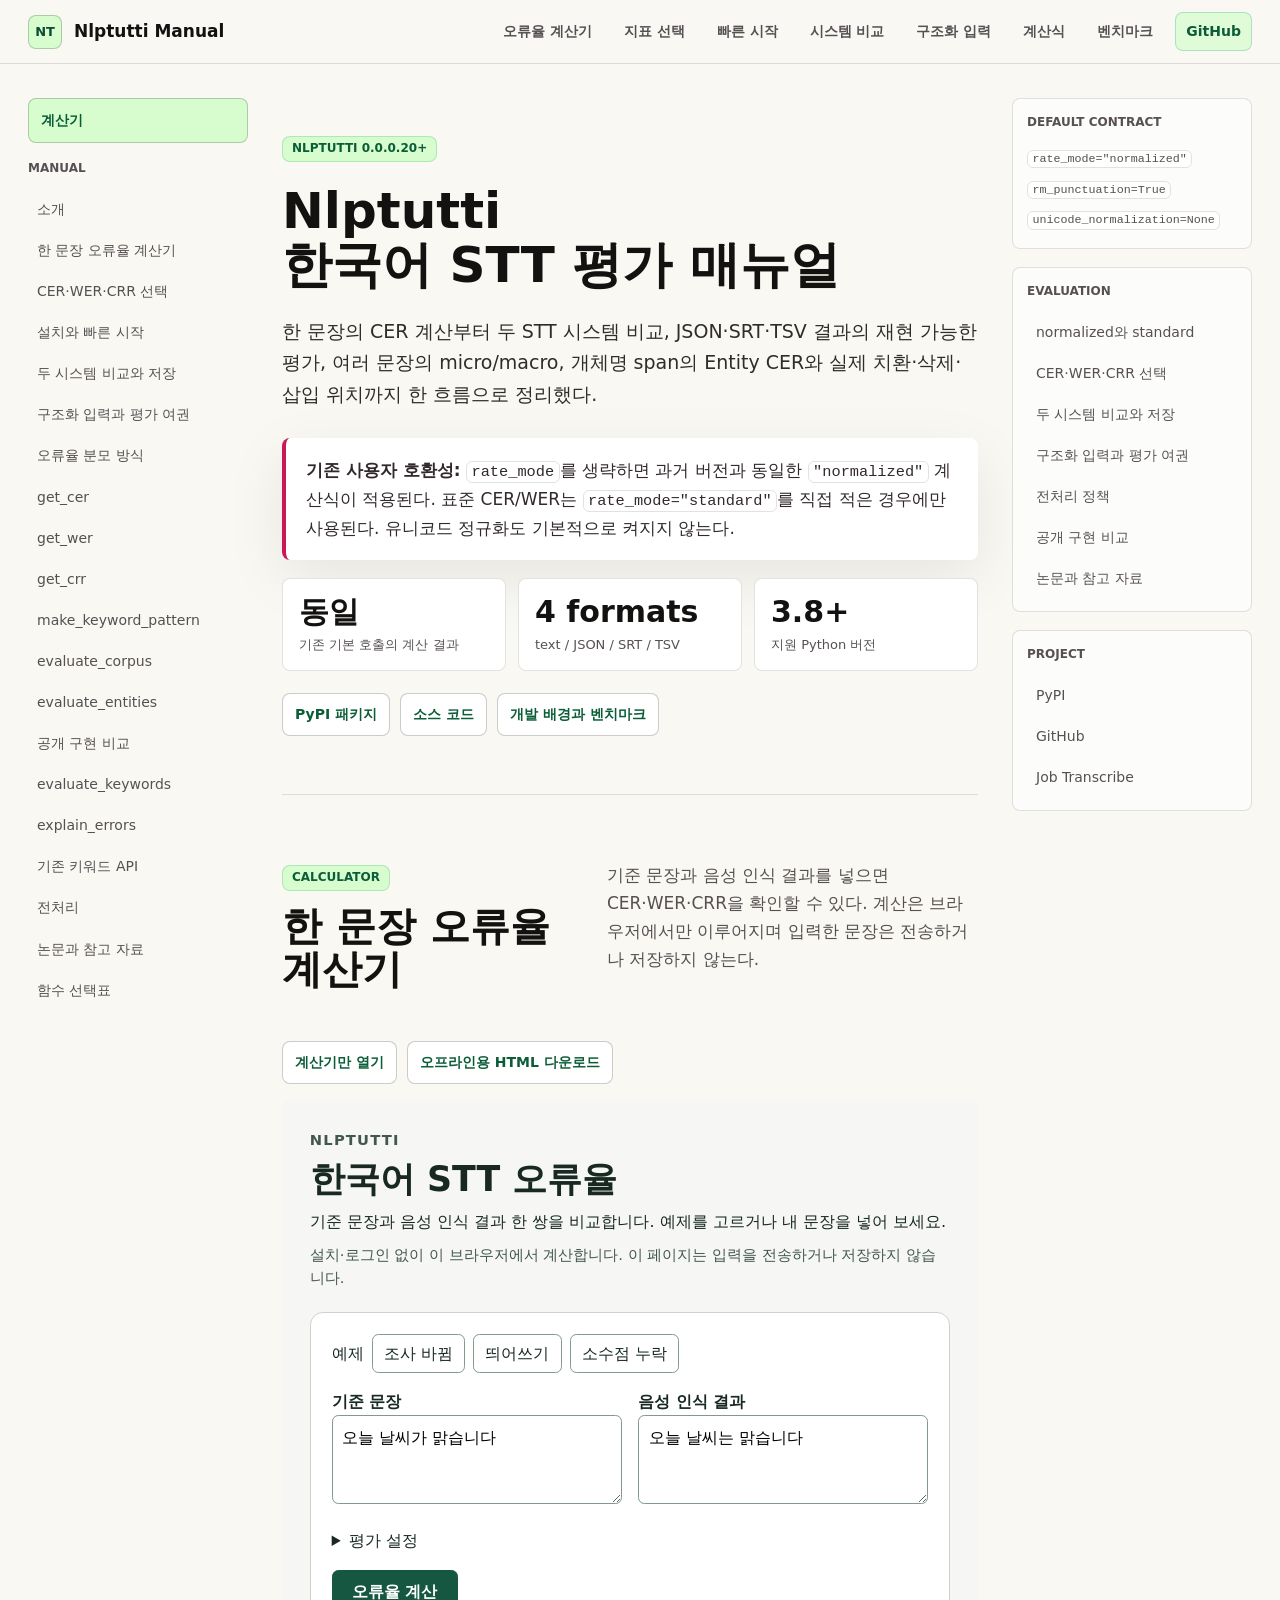
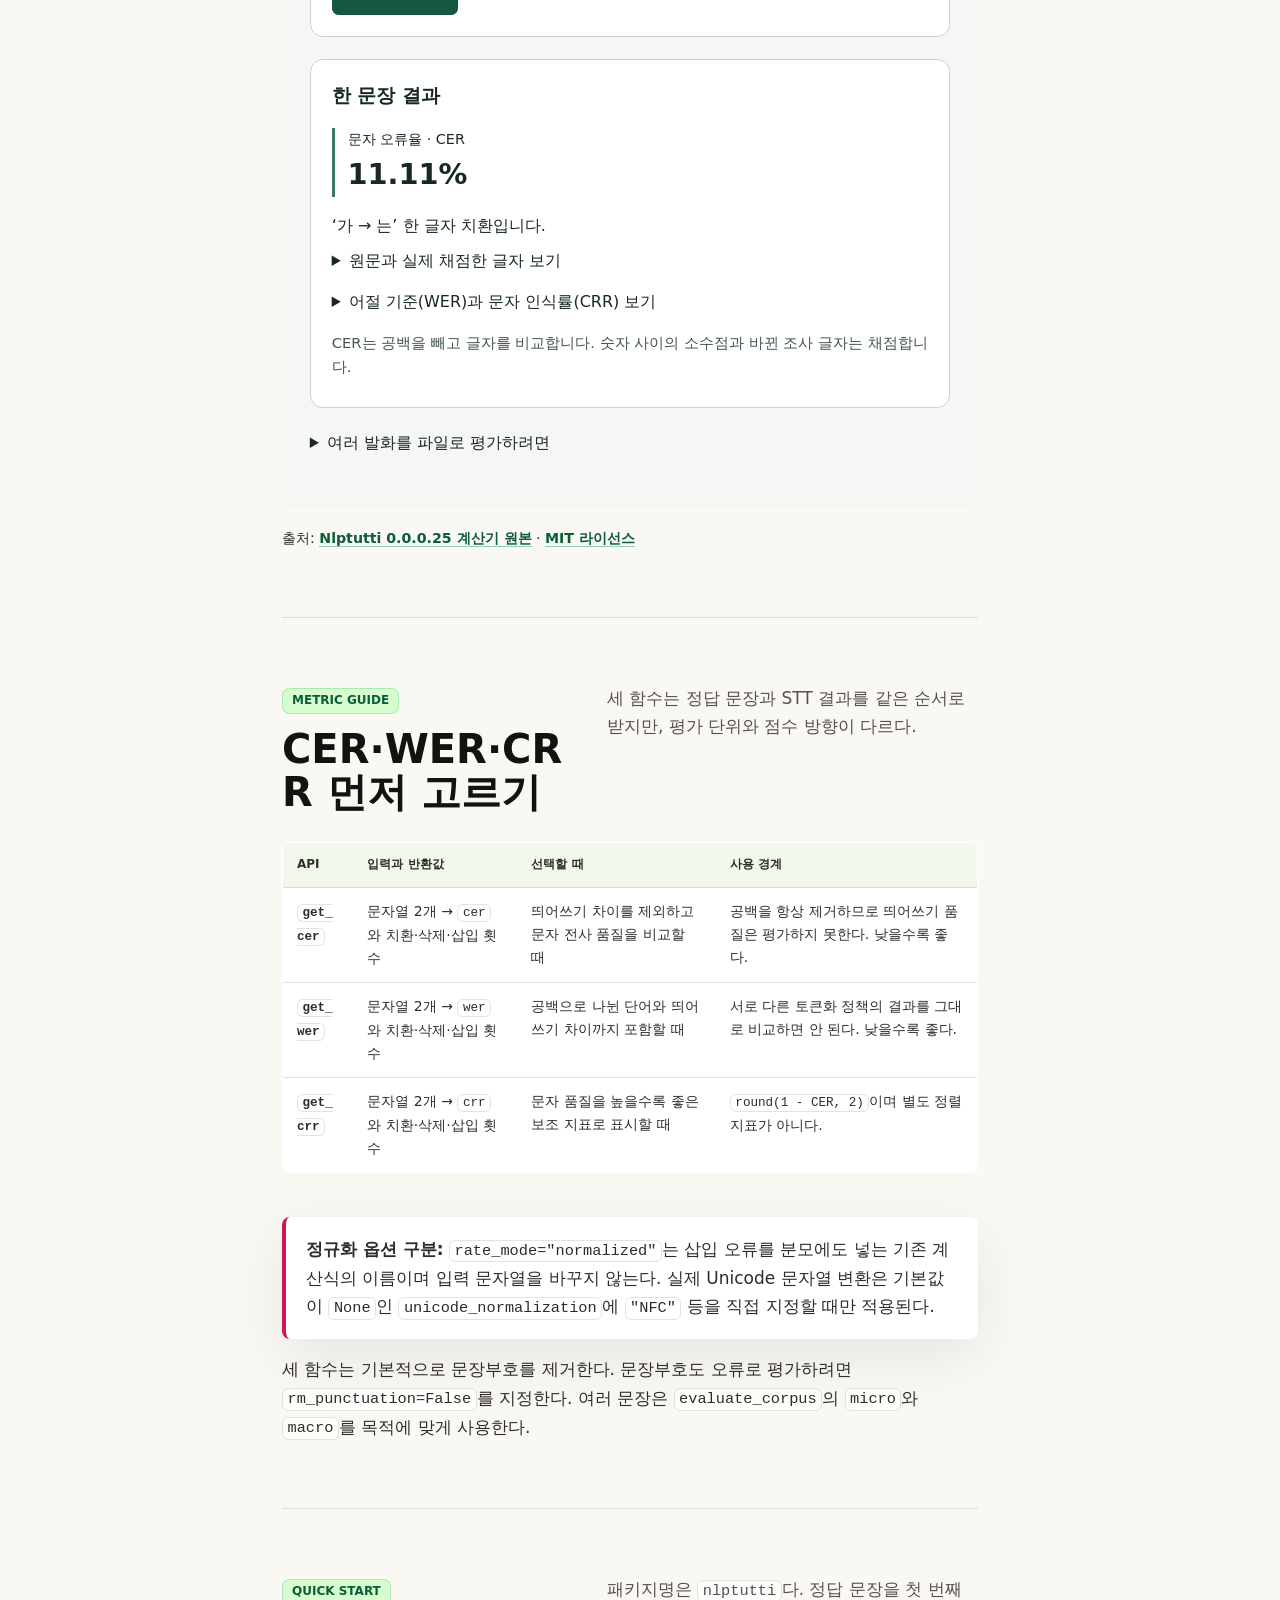
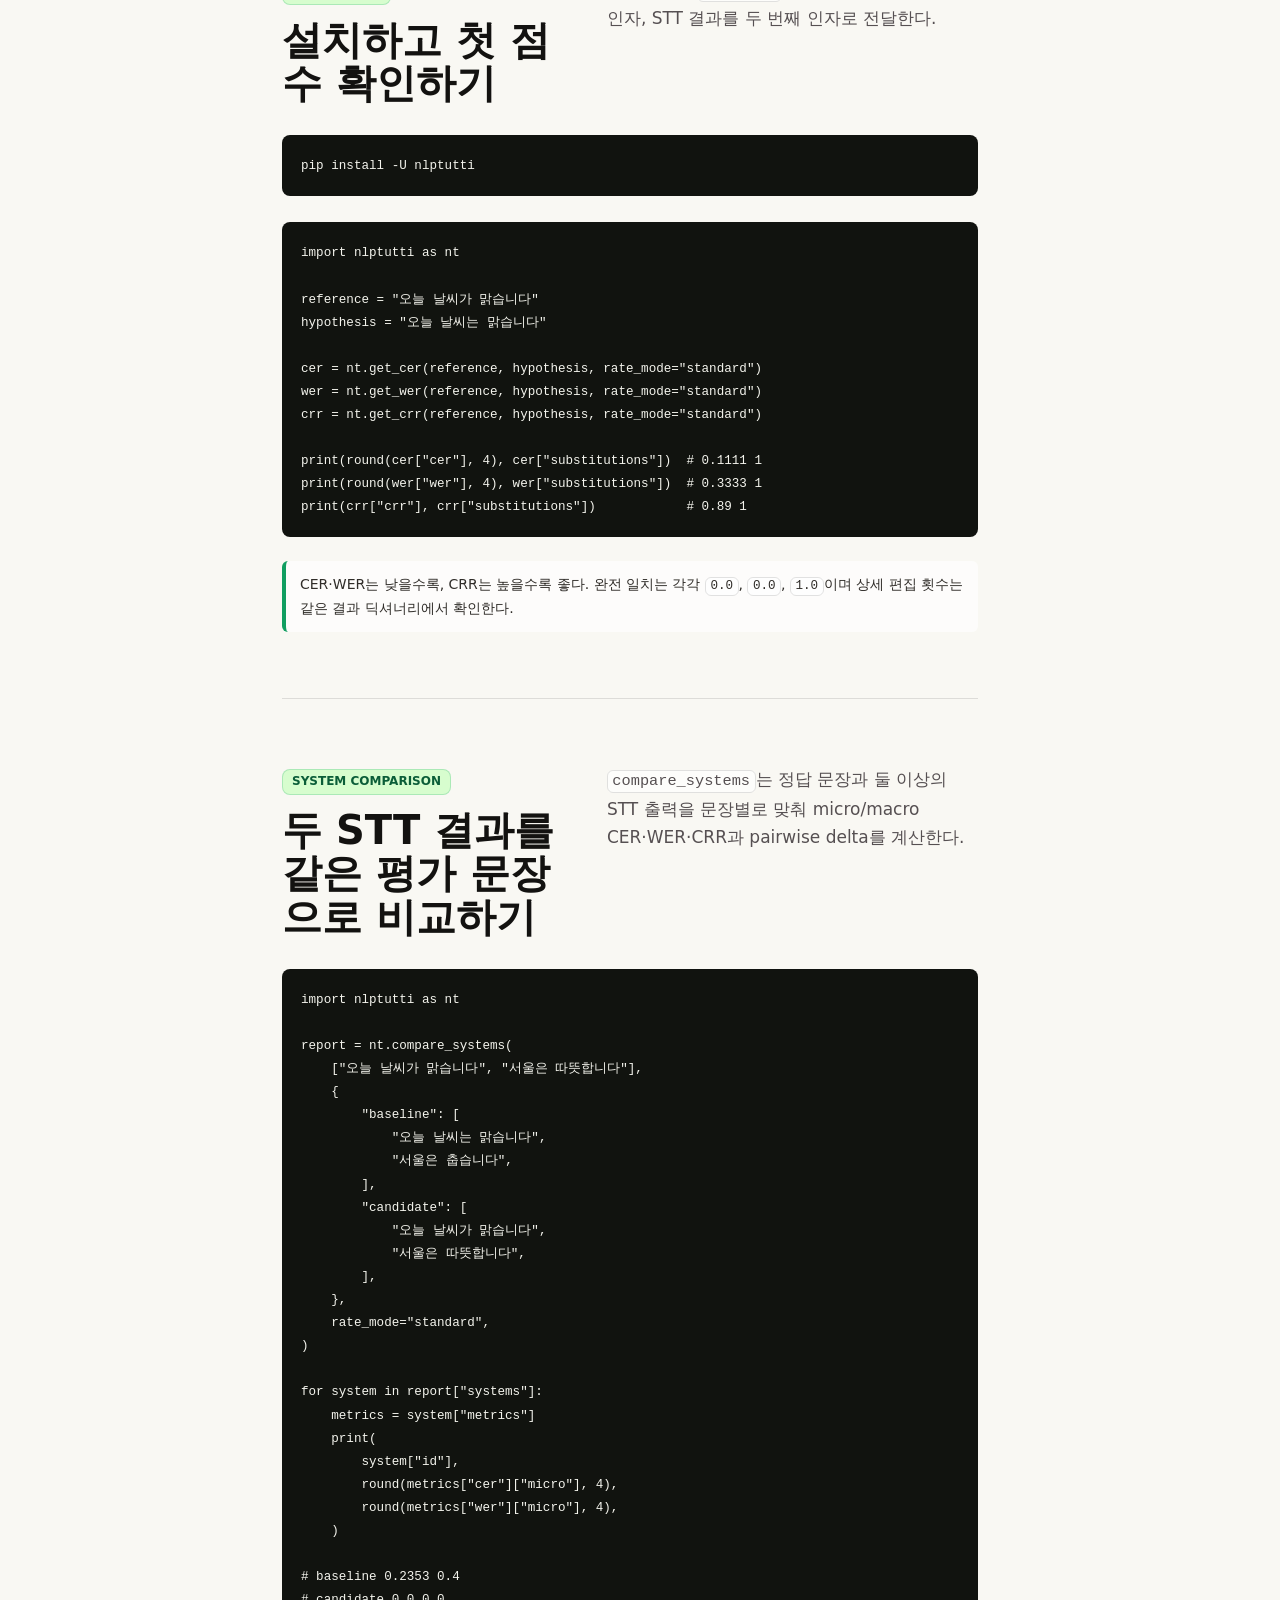
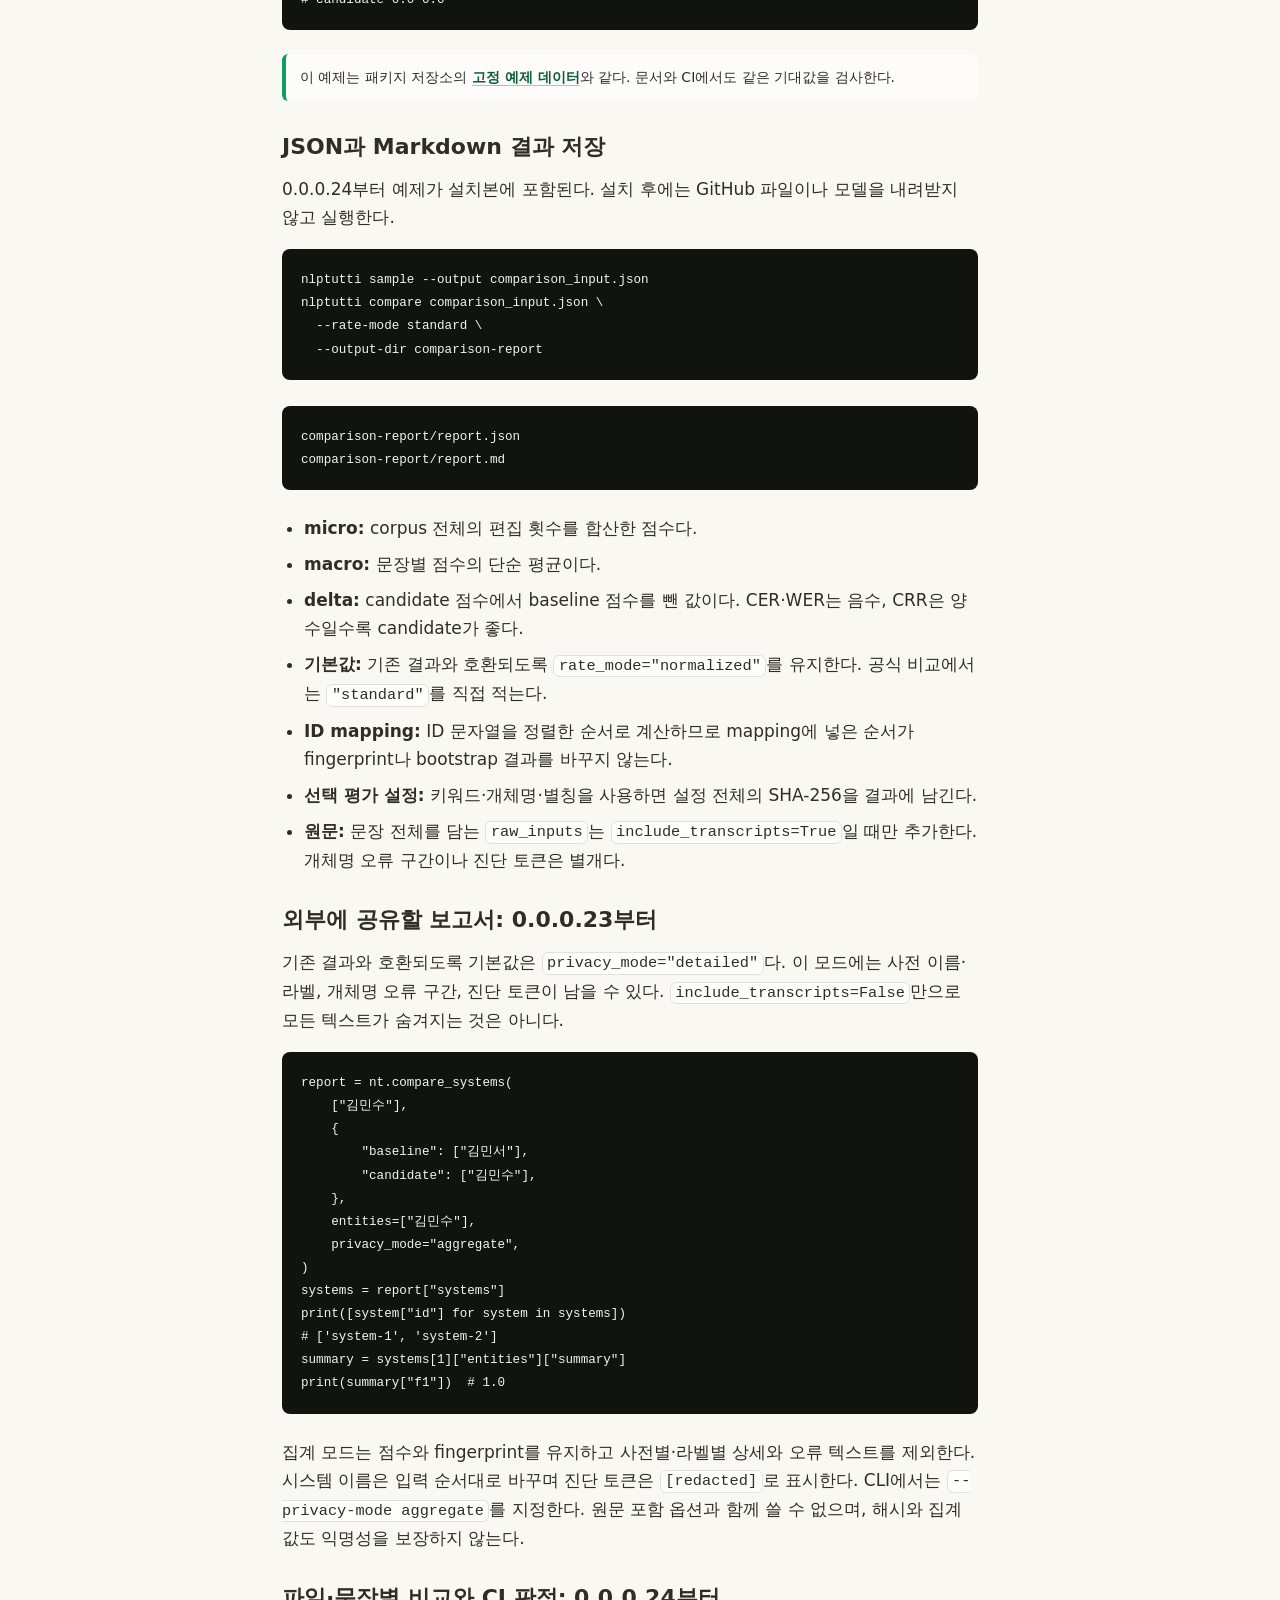
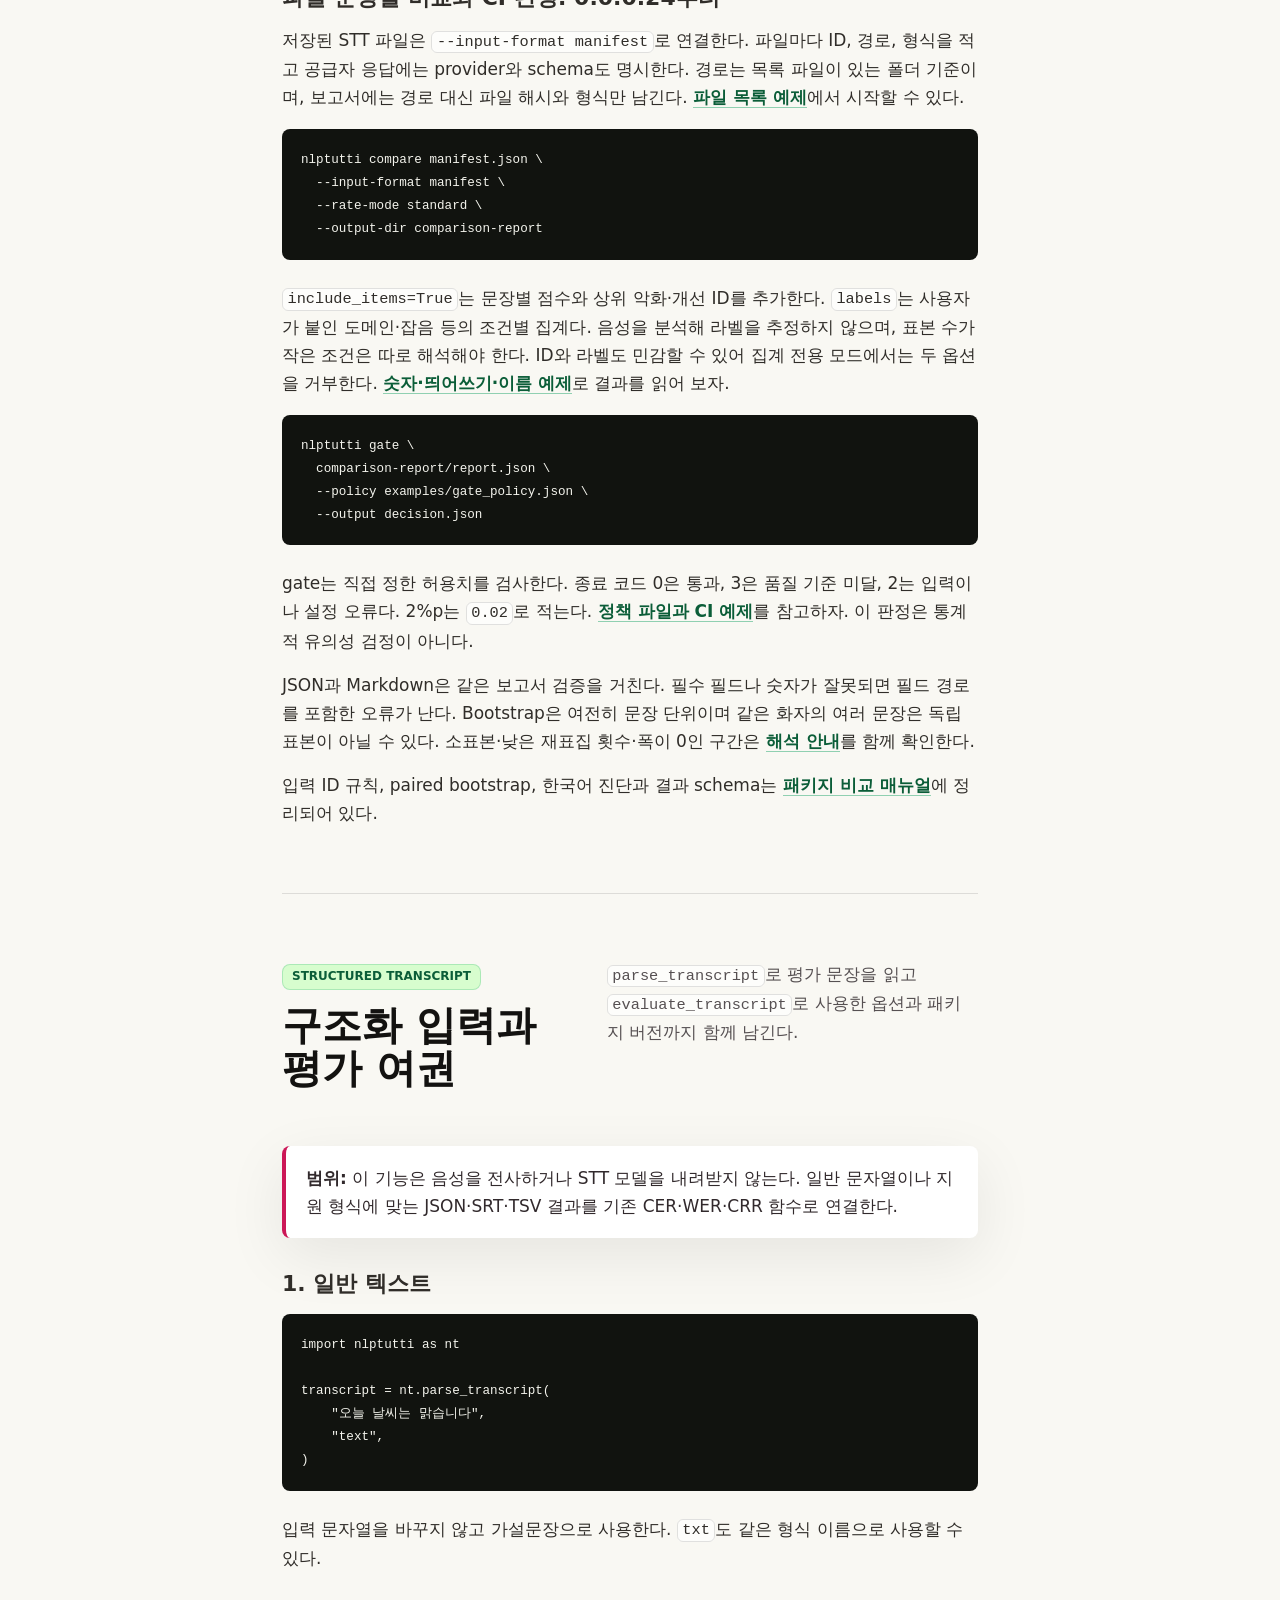
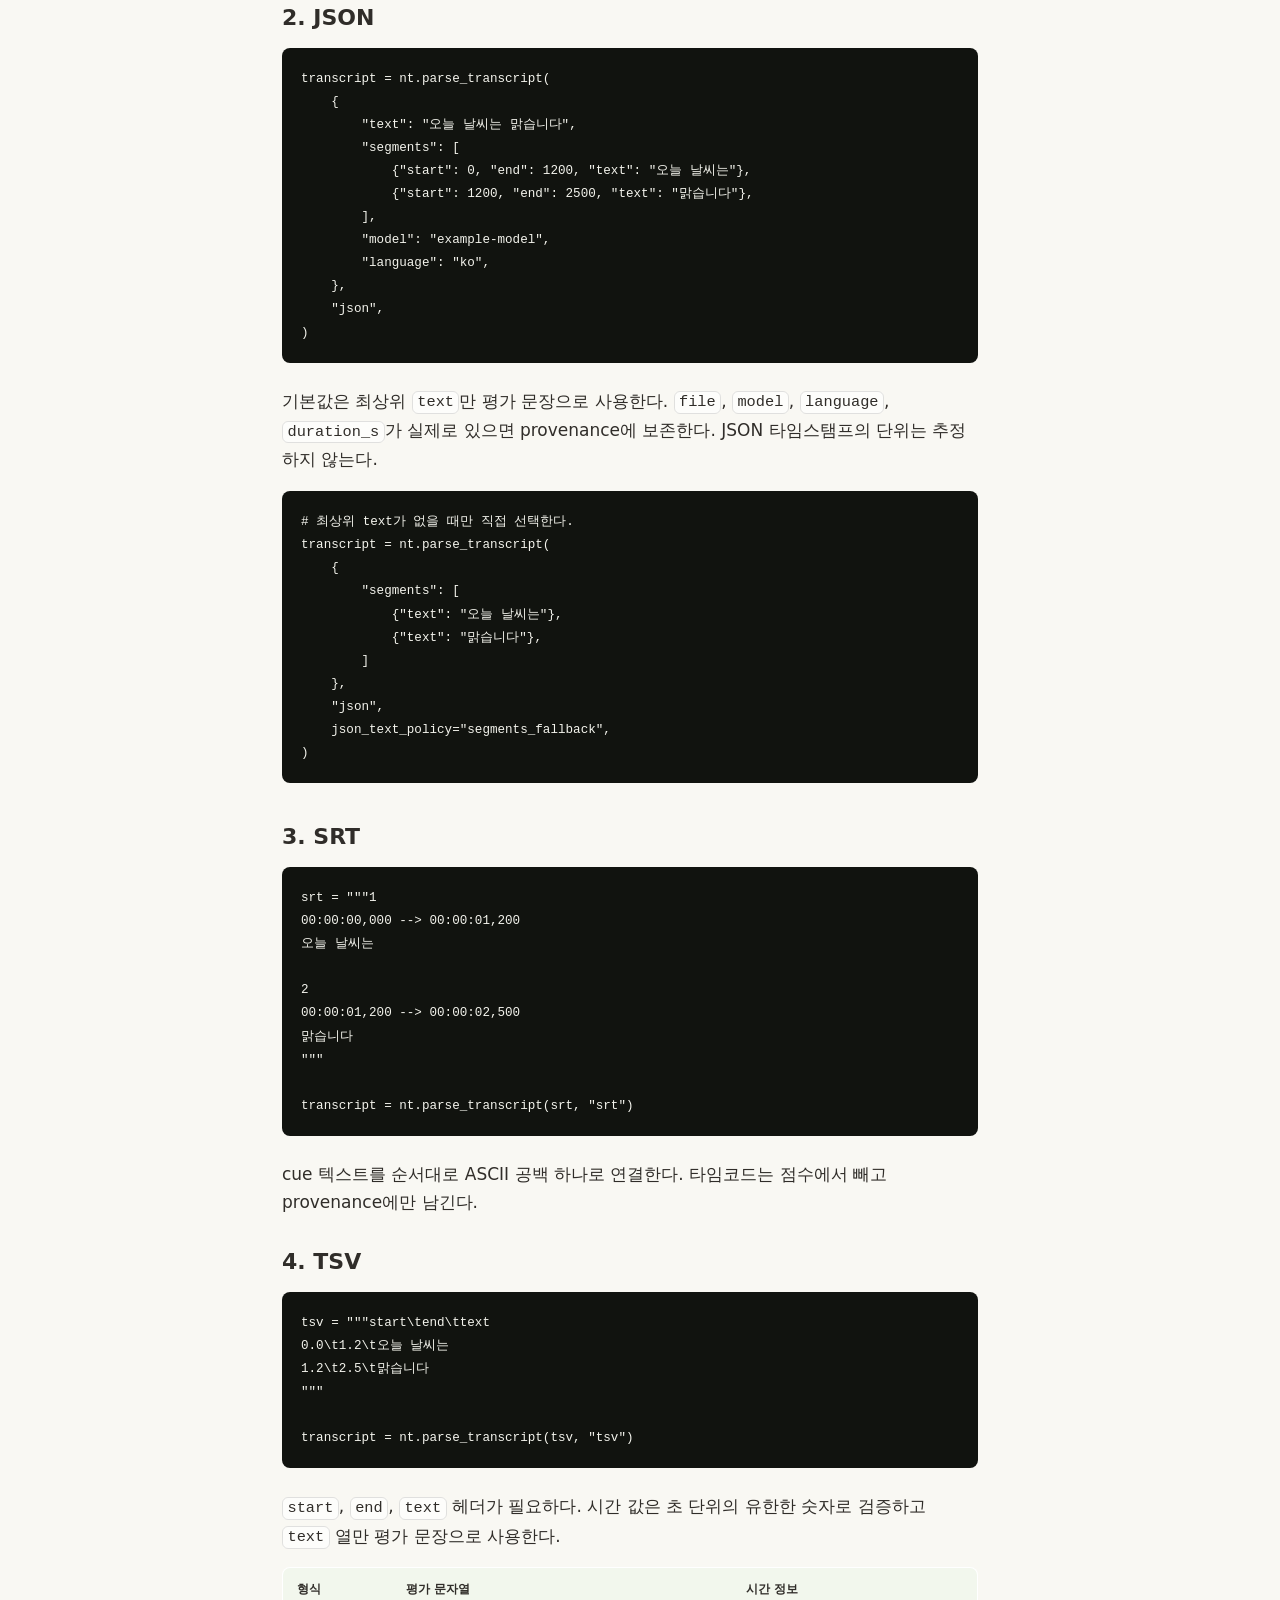
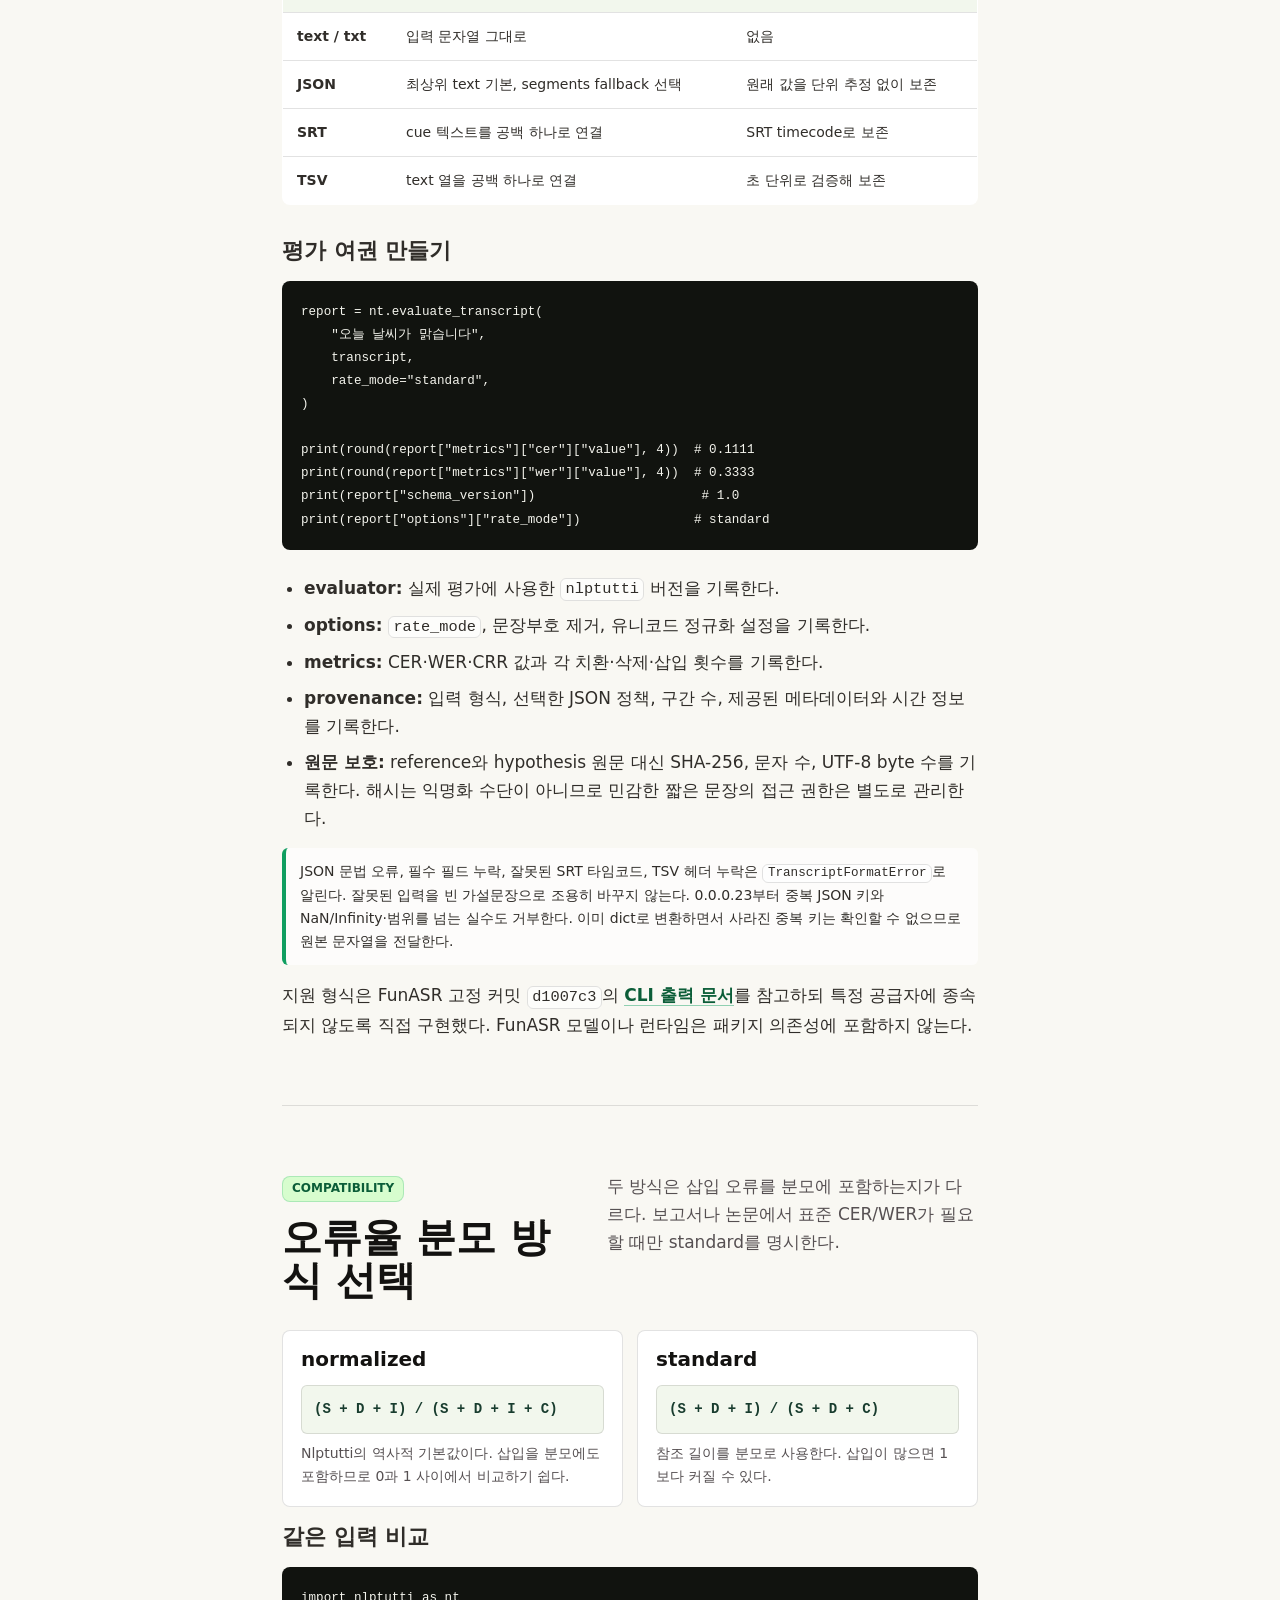
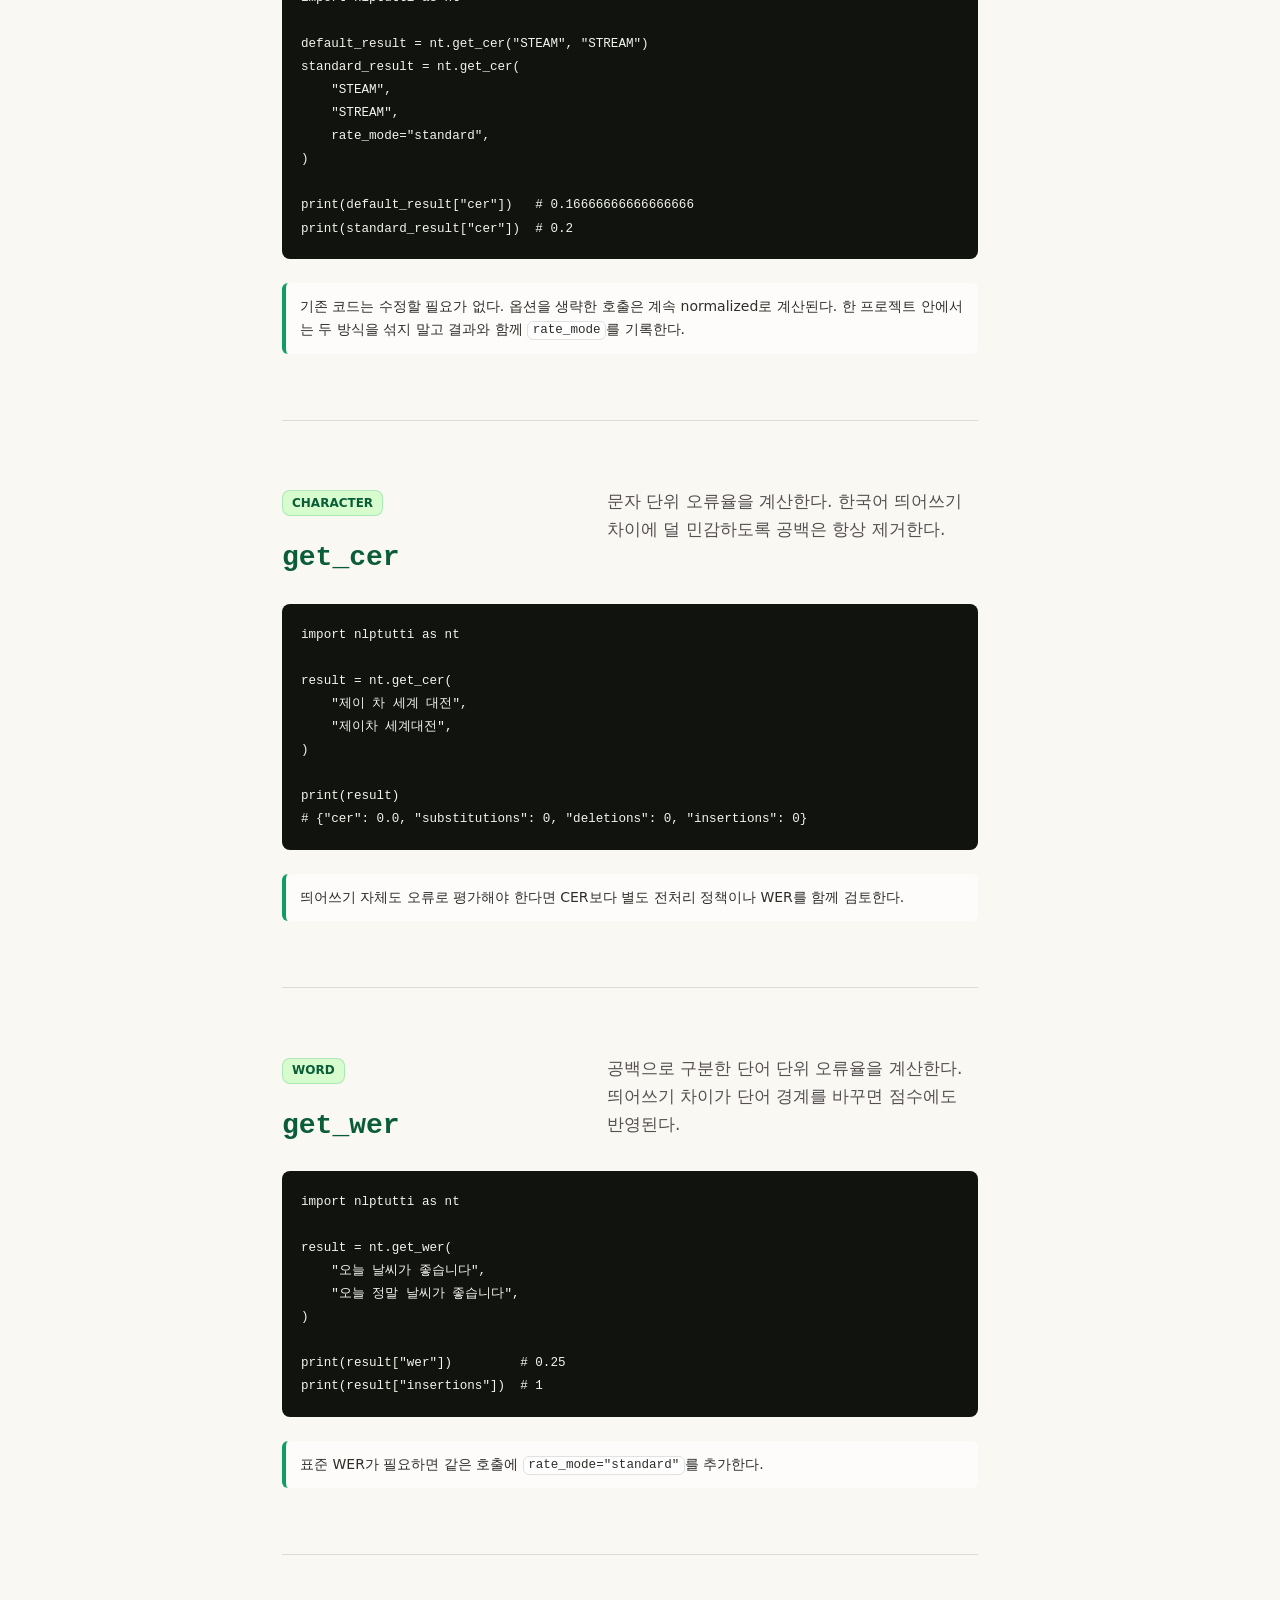
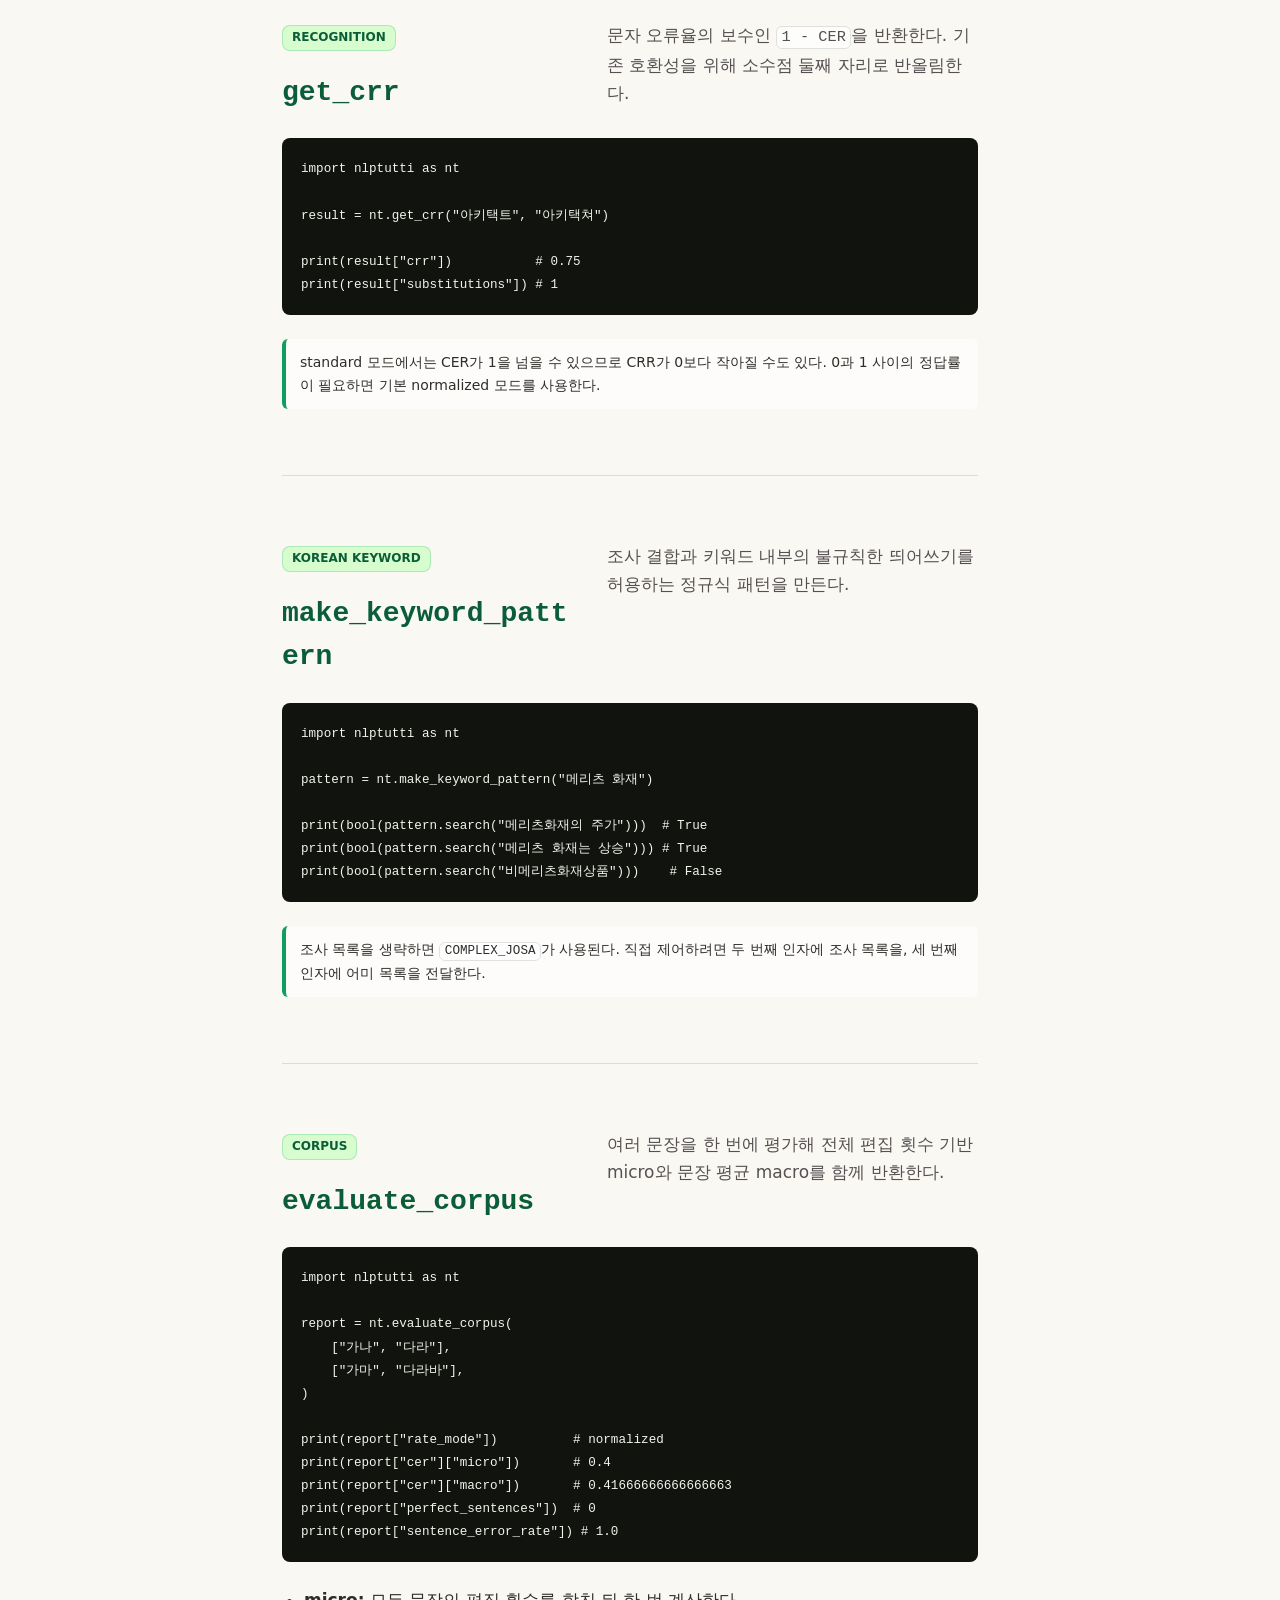
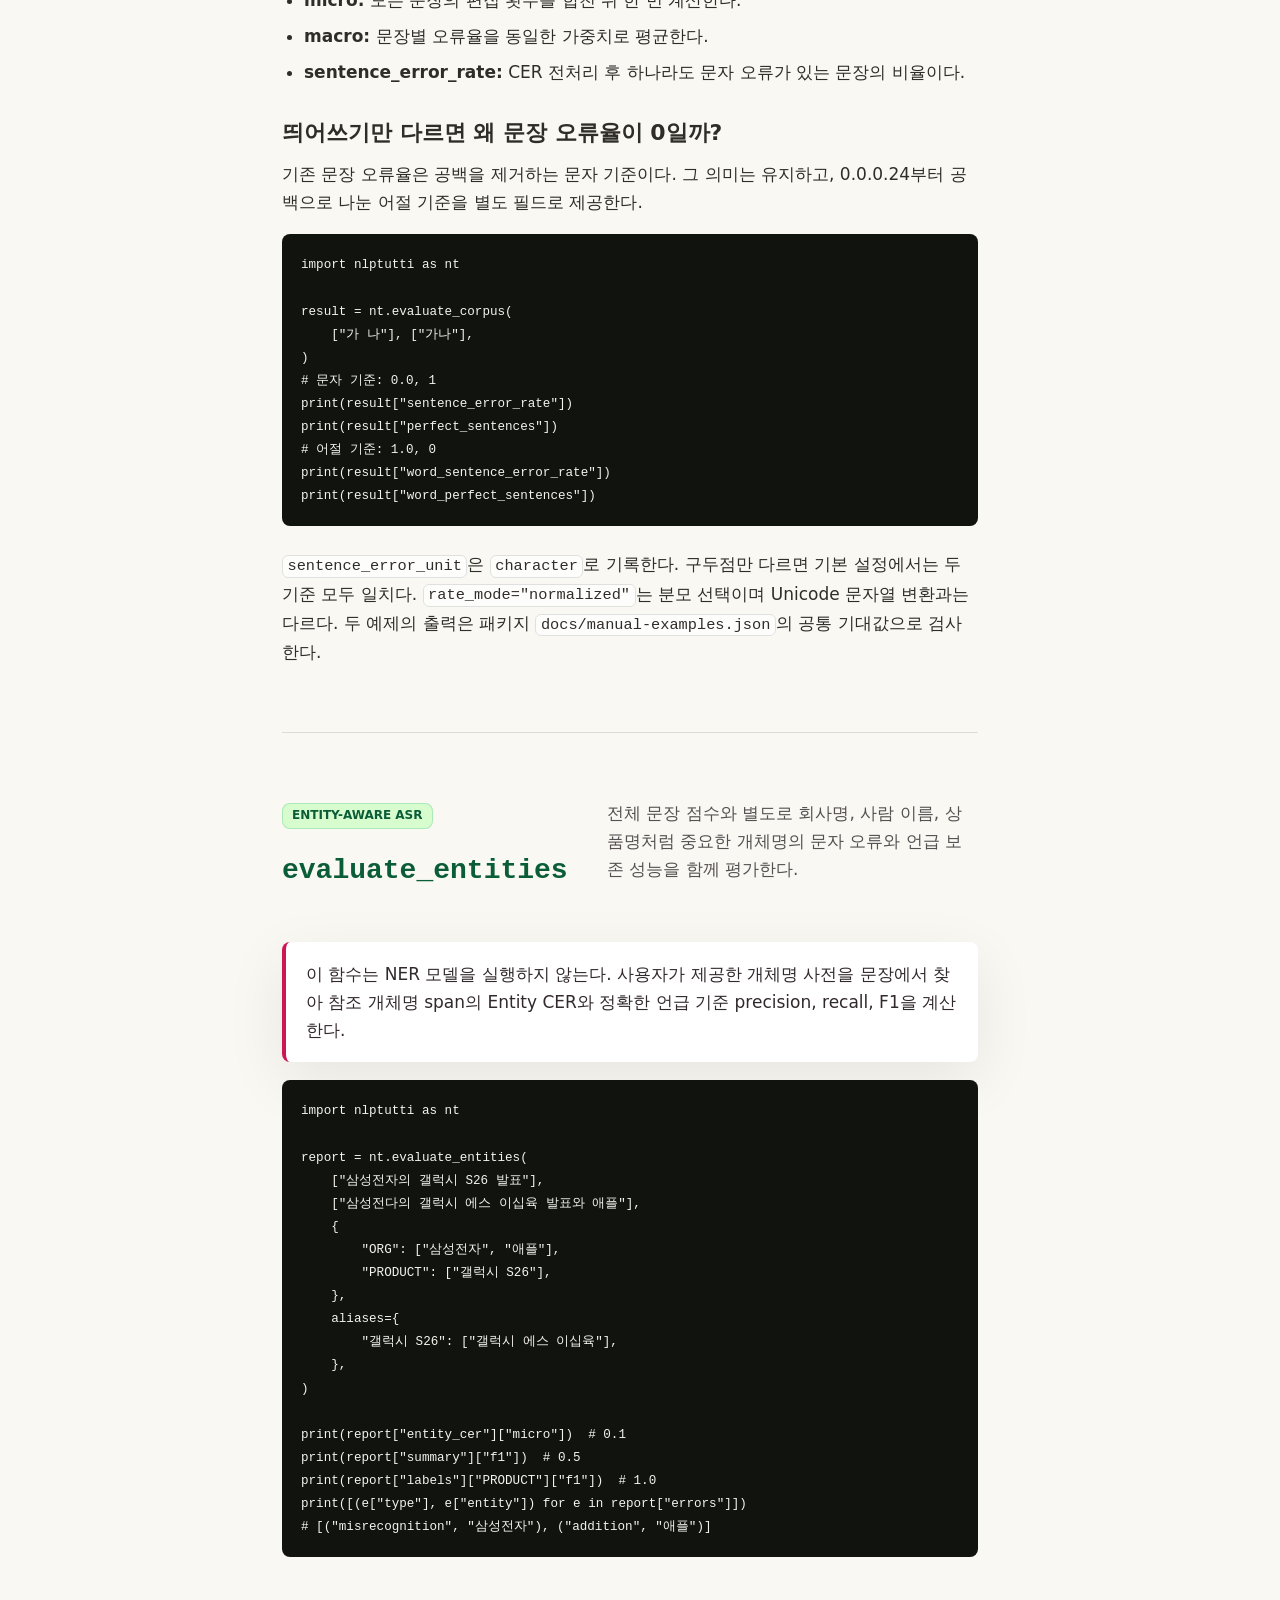
<file: docs/nlptutti/index.html>
<!DOCTYPE html>
<html lang="ko">
  <head>
    <meta charset="utf-8">
    <meta name="viewport" content="width=device-width, initial-scale=1">
    <title>Nlptutti 한국어 STT 평가 매뉴얼</title>
    <meta
      name="description"
      content="Nlptutti CER, WER, CRR의 입력·반환값·사용 경계와 두 STT 시스템 비교, 한국어 정규화, JSON·SRT·TSV 평가를 예제로 설명하는 한국어 매뉴얼입니다."
    >
    <link rel="canonical" href="https://hyeonsangjeon.github.io/job-transcribe/nlptutti/">
    <link rel="stylesheet" href="../styles.css?v=0.0.0.20">
    <style>
      #calculator iframe {
        display: block;
        width: 100%;
        border: 0;
        border-radius: 8px;
      }
      .left-nav .calculator-tool {
        margin-bottom: 12px;
        border: 1px solid var(--border-strong);
        background: var(--accent-light-green);
        padding: 10px 12px;
        color: #0b5d38;
        font-weight: 750;
      }
      .left-nav .calculator-tool:focus-visible,
      a[href="#calculator"]:focus-visible,
      #calculator a:focus-visible {
        outline: 3px solid #0b5d38;
        outline-offset: 2px;
      }
    </style>
  </head>
  <body class="manual-page">
    <header class="topbar">
      <a class="brand" href="../" aria-label="Job Transcribe 홈으로 이동">
        <span class="brand-mark" aria-hidden="true">NT</span>
        <span>Nlptutti Manual</span>
      </a>
      <nav class="topnav" aria-label="주요 메뉴">
        <a href="#calculator">오류율 계산기</a>
        <a href="#metric-guide">지표 선택</a>
        <a href="#quick-start">빠른 시작</a>
        <a href="#compare">시스템 비교</a>
        <a href="#structured">구조화 입력</a>
        <a href="#rate-mode">계산식</a>
        <a href="../">벤치마크</a>
        <a class="lang-link" href="https://github.com/hyeonsangjeon/computing-Korean-STT-error-rates">GitHub</a>
      </nav>
    </header>

    <div class="shell" id="top">
      <aside class="left-nav" aria-label="매뉴얼 목차">
        <a class="calculator-tool" href="calculator.html">계산기</a>
        <div class="nav-label">Manual</div>
        <a href="#summary">소개</a>
        <a href="#calculator">한 문장 오류율 계산기</a>
        <a href="#metric-guide">CER·WER·CRR 선택</a>
        <a href="#quick-start">설치와 빠른 시작</a>
        <a href="#compare">두 시스템 비교와 저장</a>
        <a href="#structured">구조화 입력과 평가 여권</a>
        <a href="#rate-mode">오류율 분모 방식</a>
        <a href="#get-cer">get_cer</a>
        <a href="#get-wer">get_wer</a>
        <a href="#get-crr">get_crr</a>
        <a href="#keyword-pattern">make_keyword_pattern</a>
        <a href="#corpus">evaluate_corpus</a>
        <a href="#entities">evaluate_entities</a>
        <a href="#implementations">공개 구현 비교</a>
        <a href="#keywords">evaluate_keywords</a>
        <a href="#explain">explain_errors</a>
        <a href="#legacy">기존 키워드 API</a>
        <a href="#preprocessing">전처리</a>
        <a href="#references">논문과 참고 자료</a>
        <a href="#functions">함수 선택표</a>
      </aside>

      <main class="content">
        <section class="hero" id="summary">
          <div class="kicker">Nlptutti 0.0.0.20+</div>
          <h1>Nlptutti <span class="manual-title-line">한국어 STT 평가 매뉴얼</span></h1>
          <p class="lead">
            한 문장의 CER 계산부터 두 STT 시스템 비교, JSON·SRT·TSV 결과의 재현 가능한 평가,
            여러 문장의 micro/macro, 개체명 span의 Entity CER와 실제 치환·삭제·삽입 위치까지 한 흐름으로 정리했다.
          </p>
          <div class="notice">
            <strong>기존 사용자 호환성:</strong>
            <code>rate_mode</code>를 생략하면 과거 버전과 동일한
            <code>"normalized"</code> 계산식이 적용된다. 표준 CER/WER는
            <code>rate_mode="standard"</code>를 직접 적은 경우에만 사용된다.
            유니코드 정규화도 기본적으로 켜지지 않는다.
          </div>
          <div class="metric-strip" role="group" aria-label="매뉴얼 핵심 정책">
            <div>
              <span class="metric-value">동일</span>
              <span class="metric-label">기존 기본 호출의 계산 결과</span>
            </div>
            <div>
              <span class="metric-value">4 formats</span>
              <span class="metric-label">text / JSON / SRT / TSV</span>
            </div>
            <div>
              <span class="metric-value">3.8+</span>
              <span class="metric-label">지원 Python 버전</span>
            </div>
          </div>
          <div class="manual-links">
            <a href="https://pypi.org/project/nlptutti/">PyPI 패키지</a>
            <a href="https://github.com/hyeonsangjeon/computing-Korean-STT-error-rates">소스 코드</a>
            <a href="../">개발 배경과 벤치마크</a>
          </div>
        </section>

        <section class="section" id="calculator" tabindex="-1" aria-labelledby="calculator-title">
          <div class="section-head">
            <div>
              <div class="kicker">Calculator</div>
              <h2 id="calculator-title">한 문장 오류율 계산기</h2>
            </div>
            <p>
              기준 문장과 음성 인식 결과를 넣으면 CER·WER·CRR을 확인할 수 있다.
              계산은 브라우저에서만 이루어지며 입력한 문장은 전송하거나 저장하지 않는다.
            </p>
          </div>
          <div class="article-prose">
            <div class="manual-links">
              <a href="calculator.html">계산기만 열기</a>
              <a href="https://github.com/hyeonsangjeon/computing-Korean-STT-error-rates/releases/download/0.0.0.25/nlptutti-calculator.html">오프라인용 HTML 다운로드</a>
            </div>
            <!-- Keep the release HTML byte-for-byte intact. SHA-256: fcb7ca83825a4cc84e1d2ae226cde38799fe3e59ca82983567117d950aec8ad1 -->
            <iframe src="calculator.html" title="한국어 STT 한 문장 오류율 계산기" height="900" loading="lazy"></iframe>
            <p><small>출처: <a href="https://github.com/hyeonsangjeon/computing-Korean-STT-error-rates/blob/0.0.0.25/docs/index.html">Nlptutti 0.0.0.25 계산기 원본</a> · <a href="calculator-LICENSE.txt">MIT 라이선스</a></small></p>
          </div>
          <script>
            const frame = document.querySelector("#calculator iframe");
            frame.addEventListener("load", () => {
              const body = frame.contentDocument?.body;
              if (body && window.ResizeObserver) {
                new ResizeObserver(() => {
                  frame.height = Math.ceil(body.getBoundingClientRect().height);
                }).observe(body);
              }
            });
          </script>
        </section>

        <section class="section" id="metric-guide">
          <div class="section-head">
            <div>
              <div class="kicker">Metric guide</div>
              <h2>CER·WER·CRR 먼저 고르기</h2>
            </div>
            <p>
              세 함수는 정답 문장과 STT 결과를 같은 순서로 받지만, 평가 단위와 점수 방향이 다르다.
            </p>
          </div>
          <article class="article-prose">
            <table class="data-table">
              <thead>
                <tr>
                  <th>API</th>
                  <th>입력과 반환값</th>
                  <th>선택할 때</th>
                  <th>사용 경계</th>
                </tr>
              </thead>
              <tbody>
                <tr>
                  <td><code>get_cer</code></td>
                  <td>문자열 2개 → <code>cer</code>와 치환·삭제·삽입 횟수</td>
                  <td>띄어쓰기 차이를 제외하고 문자 전사 품질을 비교할 때</td>
                  <td>공백을 항상 제거하므로 띄어쓰기 품질은 평가하지 못한다. 낮을수록 좋다.</td>
                </tr>
                <tr>
                  <td><code>get_wer</code></td>
                  <td>문자열 2개 → <code>wer</code>와 치환·삭제·삽입 횟수</td>
                  <td>공백으로 나뉜 단어와 띄어쓰기 차이까지 포함할 때</td>
                  <td>서로 다른 토큰화 정책의 결과를 그대로 비교하면 안 된다. 낮을수록 좋다.</td>
                </tr>
                <tr>
                  <td><code>get_crr</code></td>
                  <td>문자열 2개 → <code>crr</code>와 치환·삭제·삽입 횟수</td>
                  <td>문자 품질을 높을수록 좋은 보조 지표로 표시할 때</td>
                  <td><code>round(1 - CER, 2)</code>이며 별도 정렬 지표가 아니다.</td>
                </tr>
              </tbody>
            </table>
            <div class="notice">
              <strong>정규화 옵션 구분:</strong>
              <code>rate_mode="normalized"</code>는 삽입 오류를 분모에도 넣는 기존 계산식의 이름이며
              입력 문자열을 바꾸지 않는다. 실제 Unicode 문자열 변환은 기본값이 <code>None</code>인
              <code>unicode_normalization</code>에 <code>"NFC"</code> 등을 직접 지정할 때만 적용된다.
            </div>
            <p>
              세 함수는 기본적으로 문장부호를 제거한다. 문장부호도 오류로 평가하려면
              <code>rm_punctuation=False</code>를 지정한다. 여러 문장은 <code>evaluate_corpus</code>의
              <code>micro</code>와 <code>macro</code>를 목적에 맞게 사용한다.
            </p>
          </article>
        </section>

        <section class="section" id="quick-start">
          <div class="section-head">
            <div>
              <div class="kicker">Quick start</div>
              <h2>설치하고 첫 점수 확인하기</h2>
            </div>
            <p>
              패키지명은 <code>nlptutti</code>다. 정답 문장을 첫 번째 인자,
              STT 결과를 두 번째 인자로 전달한다.
            </p>
          </div>
          <article class="article-prose">
            <pre><code>pip install -U nlptutti</code></pre>
            <pre><code>import nlptutti as nt

reference = "오늘 날씨가 맑습니다"
hypothesis = "오늘 날씨는 맑습니다"

cer = nt.get_cer(reference, hypothesis, rate_mode="standard")
wer = nt.get_wer(reference, hypothesis, rate_mode="standard")
crr = nt.get_crr(reference, hypothesis, rate_mode="standard")

print(round(cer["cer"], 4), cer["substitutions"])  # 0.1111 1
print(round(wer["wer"], 4), wer["substitutions"])  # 0.3333 1
print(crr["crr"], crr["substitutions"])            # 0.89 1</code></pre>
            <p class="result-line">
              CER·WER는 낮을수록, CRR는 높을수록 좋다. 완전 일치는 각각 <code>0.0</code>,
              <code>0.0</code>, <code>1.0</code>이며 상세 편집 횟수는 같은 결과 딕셔너리에서 확인한다.
            </p>
          </article>
        </section>

        <section class="section" id="compare">
          <div class="section-head">
            <div>
              <div class="kicker">System comparison</div>
              <h2>두 STT 결과를 같은 평가 문장으로 비교하기</h2>
            </div>
            <p>
              <code>compare_systems</code>는 정답 문장과 둘 이상의 STT 출력을 문장별로 맞춰
              micro/macro CER·WER·CRR과 pairwise delta를 계산한다.
            </p>
          </div>
          <article class="article-prose">
            <pre data-nlptutti-example="comparison"><code>import nlptutti as nt

report = nt.compare_systems(
    ["오늘 날씨가 맑습니다", "서울은 따뜻합니다"],
    {
        "baseline": [
            "오늘 날씨는 맑습니다",
            "서울은 춥습니다",
        ],
        "candidate": [
            "오늘 날씨가 맑습니다",
            "서울은 따뜻합니다",
        ],
    },
    rate_mode="standard",
)

for system in report["systems"]:
    metrics = system["metrics"]
    print(
        system["id"],
        round(metrics["cer"]["micro"], 4),
        round(metrics["wer"]["micro"], 4),
    )

# baseline 0.2353 0.4
# candidate 0.0 0.0</code></pre>
            <p class="result-line">
              이 예제는 패키지 저장소의
              <a href="https://github.com/hyeonsangjeon/computing-Korean-STT-error-rates/blob/main/examples/comparison_input.json">고정 예제 데이터</a>와
              같다. 문서와 CI에서도 같은 기대값을 검사한다.
            </p>

            <h3>JSON과 Markdown 결과 저장</h3>
            <p>0.0.0.24부터 예제가 설치본에 포함된다. 설치 후에는 GitHub 파일이나 모델을 내려받지 않고 실행한다.</p>
            <pre><code>nlptutti sample --output comparison_input.json
nlptutti compare comparison_input.json \
  --rate-mode standard \
  --output-dir comparison-report</code></pre>
            <pre><code>comparison-report/report.json
comparison-report/report.md</code></pre>
            <ul class="manual-list">
              <li><strong>micro:</strong> corpus 전체의 편집 횟수를 합산한 점수다.</li>
              <li><strong>macro:</strong> 문장별 점수의 단순 평균이다.</li>
              <li><strong>delta:</strong> candidate 점수에서 baseline 점수를 뺀 값이다. CER·WER는 음수, CRR은 양수일수록 candidate가 좋다.</li>
              <li><strong>기본값:</strong> 기존 결과와 호환되도록 <code>rate_mode="normalized"</code>를 유지한다. 공식 비교에서는 <code>"standard"</code>를 직접 적는다.</li>
              <li><strong>ID mapping:</strong> ID 문자열을 정렬한 순서로 계산하므로 mapping에 넣은 순서가 fingerprint나 bootstrap 결과를 바꾸지 않는다.</li>
              <li><strong>선택 평가 설정:</strong> 키워드·개체명·별칭을 사용하면 설정 전체의 SHA-256을 결과에 남긴다.</li>
              <li><strong>원문:</strong> 문장 전체를 담는 <code>raw_inputs</code>는 <code>include_transcripts=True</code>일 때만 추가한다. 개체명 오류 구간이나 진단 토큰은 별개다.</li>
            </ul>
            <h3>외부에 공유할 보고서: 0.0.0.23부터</h3>
            <p>
              기존 결과와 호환되도록 기본값은 <code>privacy_mode="detailed"</code>다.
              이 모드에는 사전 이름·라벨, 개체명 오류 구간, 진단 토큰이 남을 수 있다.
              <code>include_transcripts=False</code>만으로 모든 텍스트가 숨겨지는 것은 아니다.
            </p>
            <pre><code>report = nt.compare_systems(
    ["김민수"],
    {
        "baseline": ["김민서"],
        "candidate": ["김민수"],
    },
    entities=["김민수"],
    privacy_mode="aggregate",
)
systems = report["systems"]
print([system["id"] for system in systems])
# ['system-1', 'system-2']
summary = systems[1]["entities"]["summary"]
print(summary["f1"])  # 1.0</code></pre>
            <p>
              집계 모드는 점수와 fingerprint를 유지하고 사전별·라벨별 상세와 오류 텍스트를 제외한다.
              시스템 이름은 입력 순서대로 바꾸며 진단 토큰은 <code>[redacted]</code>로 표시한다.
              CLI에서는 <code>--privacy-mode aggregate</code>를 지정한다.
              원문 포함 옵션과 함께 쓸 수 없으며, 해시와 집계값도 익명성을 보장하지 않는다.
            </p>
            <h3>파일·문장별 비교와 CI 판정: 0.0.0.24부터</h3>
            <p>
              저장된 STT 파일은 <code>--input-format manifest</code>로 연결한다.
              파일마다 ID, 경로, 형식을 적고 공급자 응답에는 provider와 schema도 명시한다.
              경로는 목록 파일이 있는 폴더 기준이며, 보고서에는 경로 대신 파일 해시와 형식만 남긴다.
              <a href="https://github.com/hyeonsangjeon/computing-Korean-STT-error-rates/blob/main/docs/file-comparison.md">파일 목록 예제</a>에서 시작할 수 있다.
            </p>
            <pre><code>nlptutti compare manifest.json \
  --input-format manifest \
  --rate-mode standard \
  --output-dir comparison-report</code></pre>
            <p>
              <code>include_items=True</code>는 문장별 점수와 상위 악화·개선 ID를 추가한다.
              <code>labels</code>는 사용자가 붙인 도메인·잡음 등의 조건별 집계다.
              음성을 분석해 라벨을 추정하지 않으며, 표본 수가 작은 조건은 따로 해석해야 한다.
              ID와 라벨도 민감할 수 있어 집계 전용 모드에서는 두 옵션을 거부한다.
              <a href="https://github.com/hyeonsangjeon/computing-Korean-STT-error-rates/blob/main/docs/item-comparison.md">숫자·띄어쓰기·이름 예제</a>로 결과를 읽어 보자.
            </p>
            <pre><code>nlptutti gate \
  comparison-report/report.json \
  --policy examples/gate_policy.json \
  --output decision.json</code></pre>
            <p>
              gate는 직접 정한 허용치를 검사한다. 종료 코드 0은 통과, 3은 품질 기준 미달,
              2는 입력이나 설정 오류다. 2%p는 <code>0.02</code>로 적는다.
              <a href="https://github.com/hyeonsangjeon/computing-Korean-STT-error-rates/blob/main/docs/quality-gate.md">정책 파일과 CI 예제</a>를 참고하자.
              이 판정은 통계적 유의성 검정이 아니다.
            </p>
            <p>
              JSON과 Markdown은 같은 보고서 검증을 거친다. 필수 필드나 숫자가 잘못되면
              필드 경로를 포함한 오류가 난다. Bootstrap은 여전히 문장 단위이며 같은 화자의
              여러 문장은 독립 표본이 아닐 수 있다. 소표본·낮은 재표집 횟수·폭이 0인 구간은
              <a href="https://github.com/hyeonsangjeon/computing-Korean-STT-error-rates/blob/main/docs/bootstrap-interpretation.md">해석 안내</a>를 함께 확인한다.
            </p>
            <p>
              입력 ID 규칙, paired bootstrap, 한국어 진단과 결과 schema는
              <a href="https://github.com/hyeonsangjeon/computing-Korean-STT-error-rates/blob/main/docs/comparison.md">패키지 비교 매뉴얼</a>에 정리되어 있다.
            </p>
          </article>
        </section>

        <section class="section" id="structured">
          <div class="section-head">
            <div>
              <div class="kicker">Structured transcript</div>
              <h2>구조화 입력과 평가 여권</h2>
            </div>
            <p>
              <code>parse_transcript</code>로 평가 문장을 읽고 <code>evaluate_transcript</code>로 사용한 옵션과 패키지 버전까지 함께 남긴다.
            </p>
          </div>
          <article class="article-prose">
            <div class="notice">
              <strong>범위:</strong> 이 기능은 음성을 전사하거나 STT 모델을 내려받지 않는다.
              일반 문자열이나 지원 형식에 맞는 JSON·SRT·TSV 결과를 기존 CER·WER·CRR 함수로 연결한다.
            </div>

            <h3>1. 일반 텍스트</h3>
            <pre><code>import nlptutti as nt

transcript = nt.parse_transcript(
    "오늘 날씨는 맑습니다",
    "text",
)</code></pre>
            <p>
              입력 문자열을 바꾸지 않고 가설문장으로 사용한다. <code>txt</code>도 같은 형식 이름으로 사용할 수 있다.
            </p>

            <h3>2. JSON</h3>
            <pre><code>transcript = nt.parse_transcript(
    {
        "text": "오늘 날씨는 맑습니다",
        "segments": [
            {"start": 0, "end": 1200, "text": "오늘 날씨는"},
            {"start": 1200, "end": 2500, "text": "맑습니다"},
        ],
        "model": "example-model",
        "language": "ko",
    },
    "json",
)</code></pre>
            <p>
              기본값은 최상위 <code>text</code>만 평가 문장으로 사용한다. <code>file</code>,
              <code>model</code>, <code>language</code>, <code>duration_s</code>가 실제로 있으면 provenance에 보존한다.
              JSON 타임스탬프의 단위는 추정하지 않는다.
            </p>
            <pre><code># 최상위 text가 없을 때만 직접 선택한다.
transcript = nt.parse_transcript(
    {
        "segments": [
            {"text": "오늘 날씨는"},
            {"text": "맑습니다"},
        ]
    },
    "json",
    json_text_policy="segments_fallback",
)</code></pre>

            <h3>3. SRT</h3>
            <pre><code>srt = """1
00:00:00,000 --&gt; 00:00:01,200
오늘 날씨는

2
00:00:01,200 --&gt; 00:00:02,500
맑습니다
"""

transcript = nt.parse_transcript(srt, "srt")</code></pre>
            <p>
              cue 텍스트를 순서대로 ASCII 공백 하나로 연결한다. 타임코드는 점수에서 빼고 provenance에만 남긴다.
            </p>

            <h3>4. TSV</h3>
            <pre><code>tsv = """start\tend\ttext
0.0\t1.2\t오늘 날씨는
1.2\t2.5\t맑습니다
"""

transcript = nt.parse_transcript(tsv, "tsv")</code></pre>
            <p>
              <code>start</code>, <code>end</code>, <code>text</code> 헤더가 필요하다.
              시간 값은 초 단위의 유한한 숫자로 검증하고 <code>text</code> 열만 평가 문장으로 사용한다.
            </p>

            <table class="data-table">
              <thead>
                <tr>
                  <th>형식</th>
                  <th>평가 문자열</th>
                  <th>시간 정보</th>
                </tr>
              </thead>
              <tbody>
                <tr>
                  <td>text / txt</td>
                  <td>입력 문자열 그대로</td>
                  <td>없음</td>
                </tr>
                <tr>
                  <td>JSON</td>
                  <td>최상위 text 기본, segments fallback 선택</td>
                  <td>원래 값을 단위 추정 없이 보존</td>
                </tr>
                <tr>
                  <td>SRT</td>
                  <td>cue 텍스트를 공백 하나로 연결</td>
                  <td>SRT timecode로 보존</td>
                </tr>
                <tr>
                  <td>TSV</td>
                  <td>text 열을 공백 하나로 연결</td>
                  <td>초 단위로 검증해 보존</td>
                </tr>
              </tbody>
            </table>

            <h3>평가 여권 만들기</h3>
            <pre><code>report = nt.evaluate_transcript(
    "오늘 날씨가 맑습니다",
    transcript,
    rate_mode="standard",
)

print(round(report["metrics"]["cer"]["value"], 4))  # 0.1111
print(round(report["metrics"]["wer"]["value"], 4))  # 0.3333
print(report["schema_version"])                      # 1.0
print(report["options"]["rate_mode"])               # standard</code></pre>
            <ul class="manual-list">
              <li><strong>evaluator:</strong> 실제 평가에 사용한 <code>nlptutti</code> 버전을 기록한다.</li>
              <li><strong>options:</strong> <code>rate_mode</code>, 문장부호 제거, 유니코드 정규화 설정을 기록한다.</li>
              <li><strong>metrics:</strong> CER·WER·CRR 값과 각 치환·삭제·삽입 횟수를 기록한다.</li>
              <li><strong>provenance:</strong> 입력 형식, 선택한 JSON 정책, 구간 수, 제공된 메타데이터와 시간 정보를 기록한다.</li>
              <li><strong>원문 보호:</strong> reference와 hypothesis 원문 대신 SHA-256, 문자 수, UTF-8 byte 수를 기록한다. 해시는 익명화 수단이 아니므로 민감한 짧은 문장의 접근 권한은 별도로 관리한다.</li>
            </ul>
            <p class="result-line">
              JSON 문법 오류, 필수 필드 누락, 잘못된 SRT 타임코드, TSV 헤더 누락은
              <code>TranscriptFormatError</code>로 알린다. 잘못된 입력을 빈 가설문장으로 조용히 바꾸지 않는다.
              0.0.0.23부터 중복 JSON 키와 NaN/Infinity·범위를 넘는 실수도 거부한다.
              이미 dict로 변환하면서 사라진 중복 키는 확인할 수 없으므로 원본 문자열을 전달한다.
            </p>
            <p>
              지원 형식은 FunASR 고정 커밋 <code>d1007c3</code>의
              <a href="https://github.com/modelscope/FunASR/blob/d1007c323068d0c5aaa8e0f198668aaebc1a4fc2/docs/cli.md">CLI 출력 문서</a>를
              참고하되 특정 공급자에 종속되지 않도록 직접 구현했다. FunASR 모델이나 런타임은 패키지 의존성에 포함하지 않는다.
            </p>
          </article>
        </section>

        <section class="section" id="rate-mode">
          <div class="section-head">
            <div>
              <div class="kicker">Compatibility</div>
              <h2>오류율 분모 방식 선택</h2>
            </div>
            <p>
              두 방식은 삽입 오류를 분모에 포함하는지가 다르다.
              보고서나 논문에서 표준 CER/WER가 필요할 때만 standard를 명시한다.
            </p>
          </div>
          <div class="formula-grid">
            <article class="formula-panel">
              <h3>normalized</h3>
              <span class="formula">(S + D + I) / (S + D + I + C)</span>
              <p>Nlptutti의 역사적 기본값이다. 삽입을 분모에도 포함하므로 0과 1 사이에서 비교하기 쉽다.</p>
            </article>
            <article class="formula-panel">
              <h3>standard</h3>
              <span class="formula">(S + D + I) / (S + D + C)</span>
              <p>참조 길이를 분모로 사용한다. 삽입이 많으면 1보다 커질 수 있다.</p>
            </article>
          </div>
          <article class="article-prose">
            <h3>같은 입력 비교</h3>
            <pre><code>import nlptutti as nt

default_result = nt.get_cer("STEAM", "STREAM")
standard_result = nt.get_cer(
    "STEAM",
    "STREAM",
    rate_mode="standard",
)

print(default_result["cer"])   # 0.16666666666666666
print(standard_result["cer"])  # 0.2</code></pre>
            <p class="result-line">
              기존 코드는 수정할 필요가 없다. 옵션을 생략한 호출은 계속 normalized로 계산된다.
              한 프로젝트 안에서는 두 방식을 섞지 말고 결과와 함께 <code>rate_mode</code>를 기록한다.
            </p>
          </article>
        </section>

        <section class="section" id="get-cer">
          <div class="section-head">
            <div>
              <div class="kicker">Character</div>
              <h2><span class="api-name">get_cer</span></h2>
            </div>
            <p>
              문자 단위 오류율을 계산한다. 한국어 띄어쓰기 차이에 덜 민감하도록 공백은 항상 제거한다.
            </p>
          </div>
          <article class="article-prose">
            <pre><code>import nlptutti as nt

result = nt.get_cer(
    "제이 차 세계 대전",
    "제이차 세계대전",
)

print(result)
# {"cer": 0.0, "substitutions": 0, "deletions": 0, "insertions": 0}</code></pre>
            <p class="result-line">
              띄어쓰기 자체도 오류로 평가해야 한다면 CER보다 별도 전처리 정책이나 WER를 함께 검토한다.
            </p>
          </article>
        </section>

        <section class="section" id="get-wer">
          <div class="section-head">
            <div>
              <div class="kicker">Word</div>
              <h2><span class="api-name">get_wer</span></h2>
            </div>
            <p>
              공백으로 구분한 단어 단위 오류율을 계산한다. 띄어쓰기 차이가 단어 경계를 바꾸면 점수에도 반영된다.
            </p>
          </div>
          <article class="article-prose">
            <pre><code>import nlptutti as nt

result = nt.get_wer(
    "오늘 날씨가 좋습니다",
    "오늘 정말 날씨가 좋습니다",
)

print(result["wer"])         # 0.25
print(result["insertions"])  # 1</code></pre>
            <p class="result-line">
              표준 WER가 필요하면 같은 호출에 <code>rate_mode="standard"</code>를 추가한다.
            </p>
          </article>
        </section>

        <section class="section" id="get-crr">
          <div class="section-head">
            <div>
              <div class="kicker">Recognition</div>
              <h2><span class="api-name">get_crr</span></h2>
            </div>
            <p>
              문자 오류율의 보수인 <code>1 - CER</code>을 반환한다. 기존 호환성을 위해 소수점 둘째 자리로 반올림한다.
            </p>
          </div>
          <article class="article-prose">
            <pre><code>import nlptutti as nt

result = nt.get_crr("아키택트", "아키택쳐")

print(result["crr"])           # 0.75
print(result["substitutions"]) # 1</code></pre>
            <p class="result-line">
              standard 모드에서는 CER가 1을 넘을 수 있으므로 CRR가 0보다 작아질 수도 있다.
              0과 1 사이의 정답률이 필요하면 기본 normalized 모드를 사용한다.
            </p>
          </article>
        </section>

        <section class="section" id="keyword-pattern">
          <div class="section-head">
            <div>
              <div class="kicker">Korean keyword</div>
              <h2><span class="api-name">make_keyword_pattern</span></h2>
            </div>
            <p>
              조사 결합과 키워드 내부의 불규칙한 띄어쓰기를 허용하는 정규식 패턴을 만든다.
            </p>
          </div>
          <article class="article-prose">
            <pre><code>import nlptutti as nt

pattern = nt.make_keyword_pattern("메리츠 화재")

print(bool(pattern.search("메리츠화재의 주가")))  # True
print(bool(pattern.search("메리츠 화재는 상승"))) # True
print(bool(pattern.search("비메리츠화재상품")))    # False</code></pre>
            <p class="result-line">
              조사 목록을 생략하면 <code>COMPLEX_JOSA</code>가 사용된다.
              직접 제어하려면 두 번째 인자에 조사 목록을, 세 번째 인자에 어미 목록을 전달한다.
            </p>
          </article>
        </section>

        <section class="section" id="corpus">
          <div class="section-head">
            <div>
              <div class="kicker">Corpus</div>
              <h2><span class="api-name">evaluate_corpus</span></h2>
            </div>
            <p>
              여러 문장을 한 번에 평가해 전체 편집 횟수 기반 micro와 문장 평균 macro를 함께 반환한다.
            </p>
          </div>
          <article class="article-prose">
            <pre><code>import nlptutti as nt

report = nt.evaluate_corpus(
    ["가나", "다라"],
    ["가마", "다라바"],
)

print(report["rate_mode"])          # normalized
print(report["cer"]["micro"])       # 0.4
print(report["cer"]["macro"])       # 0.41666666666666663
print(report["perfect_sentences"])  # 0
print(report["sentence_error_rate"]) # 1.0</code></pre>
            <ul class="manual-list">
              <li><strong>micro:</strong> 모든 문장의 편집 횟수를 합친 뒤 한 번 계산한다.</li>
              <li><strong>macro:</strong> 문장별 오류율을 동일한 가중치로 평균한다.</li>
              <li><strong>sentence_error_rate:</strong> CER 전처리 후 하나라도 문자 오류가 있는 문장의 비율이다.</li>
            </ul>
            <h3>띄어쓰기만 다르면 왜 문장 오류율이 0일까?</h3>
            <p>
              기존 문장 오류율은 공백을 제거하는 문자 기준이다. 그 의미는 유지하고,
              0.0.0.24부터 공백으로 나눈 어절 기준을 별도 필드로 제공한다.
            </p>
            <pre data-nlptutti-example="sentence-errors"><code>import nlptutti as nt

result = nt.evaluate_corpus(
    ["가 나"], ["가나"],
)
# 문자 기준: 0.0, 1
print(result["sentence_error_rate"])
print(result["perfect_sentences"])
# 어절 기준: 1.0, 0
print(result["word_sentence_error_rate"])
print(result["word_perfect_sentences"])</code></pre>
            <p>
              <code>sentence_error_unit</code>은 <code>character</code>로 기록한다.
              구두점만 다르면 기본 설정에서는 두 기준 모두 일치다.
              <code>rate_mode="normalized"</code>는 분모 선택이며 Unicode 문자열 변환과는 다르다.
              두 예제의 출력은 패키지 <code>docs/manual-examples.json</code>의 공통 기대값으로 검사한다.
            </p>
          </article>
        </section>

        <section class="section" id="entities">
          <div class="section-head">
            <div>
              <div class="kicker">Entity-aware ASR</div>
              <h2><span class="api-name">evaluate_entities</span></h2>
            </div>
            <p>
              전체 문장 점수와 별도로 회사명, 사람 이름, 상품명처럼 중요한 개체명의 문자 오류와 언급 보존 성능을 함께 평가한다.
            </p>
          </div>
          <article class="article-prose">
            <div class="notice">
              이 함수는 NER 모델을 실행하지 않는다. 사용자가 제공한 개체명 사전을 문장에서 찾아
              참조 개체명 span의 Entity CER와 정확한 언급 기준 precision, recall, F1을 계산한다.
            </div>
            <pre><code>import nlptutti as nt

report = nt.evaluate_entities(
    ["삼성전자의 갤럭시 S26 발표"],
    ["삼성전다의 갤럭시 에스 이십육 발표와 애플"],
    {
        "ORG": ["삼성전자", "애플"],
        "PRODUCT": ["갤럭시 S26"],
    },
    aliases={
        "갤럭시 S26": ["갤럭시 에스 이십육"],
    },
)

print(report["entity_cer"]["micro"])  # 0.1
print(report["summary"]["f1"])  # 0.5
print(report["labels"]["PRODUCT"]["f1"])  # 1.0
print([(e["type"], e["entity"]) for e in report["errors"]])
# [("misrecognition", "삼성전자"), ("addition", "애플")]</code></pre>

            <h3>결과 읽기</h3>
            <ul class="manual-list">
              <li><strong>entity_cer.micro:</strong> 모든 참조 개체명 span의 편집 횟수를 합쳐 계산한다.</li>
              <li><strong>entity_cer.macro:</strong> 참조 개체명 언급별 CER를 동일한 가중치로 평균한다.</li>
              <li><strong>계산식 선택:</strong> 기본 <code>normalized</code>는 기존 패키지 호환용이다. 논문의 NE-WER처럼 참조 개체명 문자 수를 분모로 보고할 때는 <code>rate_mode="standard"</code>를 지정한다.</li>
              <li><strong>summary:</strong> 개체명 언급의 precision, recall, F1과 false positive, false negative를 담는다.</li>
              <li><strong>labels:</strong> ORG, PERSON, PRODUCT처럼 사용자가 지정한 유형별로 결과를 나눈다.</li>
              <li><strong>errors:</strong> omission, addition, misrecognition과 해당 문장 인덱스 및 편집 횟수를 보여준다.</li>
            </ul>

            <h3>한국어와 별칭 정책</h3>
            <ul class="manual-list">
              <li>개체명 내부 띄어쓰기와 기본 조사·어미 결합을 허용하며, 조사는 개체명 span에 포함하지 않는다.</li>
              <li><code>aliases</code>를 생략하면 정확한 개체명 표기만 인정한다. 발음 유사도나 퍼지 매칭은 적용하지 않는다.</li>
              <li>숫자 읽기나 영문 표기의 허용 가능한 전사형처럼 실제로 같은 개체인 경우에만 별칭을 등록한다.</li>
              <li>별칭은 문자 정렬 전에 대표 개체명으로 바뀌므로 등록된 별칭의 Entity CER는 <code>0.0</code>이다.</li>
              <li>참조에 없는 개체명 추가는 Entity CER가 아니라 precision/F1과 <code>addition</code> 오류로 확인한다.</li>
            </ul>

            <h3>왜 두 점수를 함께 보나</h3>
            <p>
              <a href="https://aclanthology.org/L16-1297/">LREC 2016의 NE-WER 연구</a>는
              전체 WER 대신 참조 개체명 span에 속한 오류를 따로 계산한다. Nlptutti는 한국어의 불안정한
              단어 경계를 줄이기 위해 이 개념을 문자 단위 Entity CER로 독립 구현했다. 이는 특정 논문이나 공개 구현을
              그대로 포팅한 지표가 아니며, 다른 구현과 점수가 같다는 의미도 아니다.
              다만 참조 span 밖에 새로 생긴 개체명은 이 CER에 포함되지 않으므로 언급 precision/F1을 함께 반환한다.
            </p>
            <p>
              <a href="https://aclanthology.org/2025.naacl-industry.59/">NAACL 2025의 Spoken NER 연구</a>도
              개체명 오류율을 전체 WER의 대체제가 아닌 보완 지표로 설명한다. 따라서 보고서에는 전체 CER,
              Entity CER, 개체명 F1과 평가 정책을 함께 기록하는 것이 좋다.
            </p>
          </article>
        </section>

        <section class="section" id="implementations">
          <div class="section-head">
            <div>
              <div class="kicker">Implementations</div>
              <h2>관련 공개 구현과 차이</h2>
            </div>
            <p>
              논문 설명이 아니라 실제 실행 가능한 평가 코드를 기준으로 입력 형식과 계산 정책을 비교한다.
            </p>
          </div>
          <article class="article-prose">
            <ul class="manual-list">
              <li>
                <strong><a href="https://github.com/MrSupW/ContextASR-Bench/tree/main/evaluation">ContextASR-Bench 평가 코드</a>:</strong>
                개체명 목록을 이용해 WER, 퍼지 매칭 기반 NE-WER, 정확 일치 기반 NE-FNR을 계산한다.
                <a href="https://github.com/NVIDIA-NeMo/Skills/blob/main/nemo_skills/evaluation/evaluator/contextasr.py">NVIDIA NeMo-Skills에도 같은 벤치마크 평가 구현</a>이 있다.
                Nlptutti는 퍼지 매칭을 기본으로 사용하지 않고 한국어 문자 span과 사용자가 등록한 <code>aliases</code>를 평가한다.
              </li>
              <li>
                <strong><a href="https://gitlab.teklia.com/ner/metrics/ie-eval">Teklia ie-eval</a>:</strong>
                BIO 형식의 정답·예측 파일을 입력받아
                <a href="https://doc.teklia.com/ner_ie_eval/usage/ecer_ewer/">ECER/EWER와 유형별·순서 독립 점수</a>를 계산한다.
                Nlptutti는 이미 태깅된 NER 출력 대신 원문 reference/hypothesis와 개체명 사전을 입력받으며 NER 모델을 실행하지 않는다.
              </li>
              <li>
                <strong><a href="https://github.com/enesyugan/PIER-CodeSwitching-Evaluation">PIER</a>:</strong>
                전체 문장을 먼저 정렬하고 참조에서 지정한 관심 단어 위치의 편집만 단어 단위로 센다.
                Nlptutti Entity CER는 같은 관심 구간 평가 원칙을 한국어 문자 단위로 적용한다.
              </li>
            </ul>
            <div class="notice">
              <strong>해석 원칙:</strong> Nlptutti의 <code>evaluate_entities</code>는 위 코드를 복제한 함수가 아니다.
              NE-WER·ECER·PIER 계열의 공통 원칙을 한국어 원문과 개체명 사전 입력에 맞춰 독립 구현했다.
              따라서 이름이 비슷한 점수를 직접 비교하기 전에 단어/문자 단위, 퍼지 매칭, NER 태그 입력 여부를 먼저 맞춰야 한다.
            </div>
            <p class="result-line">
              공통으로 지키는 규칙과 의도한 차이는
              <a href="https://github.com/hyeonsangjeon/computing-Korean-STT-error-rates/blob/main/test/test_entity_reference_implementations.py">교차 검증 테스트</a>와
              <a href="https://github.com/hyeonsangjeon/computing-Korean-STT-error-rates/blob/main/test/fixtures/entity_reference_implementations.json">고정 upstream 결과</a>에 기록한다.
              CI에서는 외부 저장소를 내려받지 않고 검증한 커밋과 결과를 fixture로 고정한다.
            </p>
          </article>
        </section>

        <section class="section" id="keywords">
          <div class="section-head">
            <div>
              <div class="kicker">Entity preservation</div>
              <h2><span class="api-name">evaluate_keywords</span></h2>
            </div>
            <p>
              지정한 고유명사나 핵심어가 STT 결과에 몇 번 보존됐고, 몇 번 빠지거나 추가됐는지 문장별로 집계한다.
            </p>
          </div>
          <article class="article-prose">
            <pre><code>import nlptutti as nt

report = nt.evaluate_keywords(
    [
        "삼성전자와 삼성전자가 협력했다.",
        "애플이 발표했다.",
    ],
    [
        "삼성전자가 협력했다.",
        "애플과 삼성전자가 발표했다.",
    ],
    {"ORG": ["삼성전자", "애플"]},
)

samsung = report["keywords"]["삼성전자"]
print(samsung["true_positives"])   # 1
print(samsung["false_negatives"])  # 1
print(samsung["false_positives"])  # 1
print(samsung["f1"])               # 0.5
print(report["labels"]["ORG"]["f1"])  # 0.6666666666666666</code></pre>
            <p>
              0.0.0.23부터 <code>unicode_normalization="NFC"</code>를 지정하면
              문장·키워드·조사·어미에 같은 Unicode 정규화를 적용한다. 기본값은 여전히
              <code>None</code>이며 반환 키는 입력한 키워드 표기를 유지한다.
              키워드 매칭에서는 구두점을 제거하지 않으므로 <code>C++</code>와 <code>C</code>는 다르다.
            </p>
            <div class="notice">
              이 함수는 NER 모델이 아니다. 사용자가 지정한 키워드 목록의 언급 횟수를 평가한다.
              같은 문장 안에서는 reference와 hypothesis의 등장 횟수 중 작은 값을 true positive로 본다.
              문자 단위 Entity CER, 직접 지정한 별칭, 누락·추가·오인식 목록이 필요하면
              <code>evaluate_entities</code>를 사용한다. 실제 NER 모델의 span 예측 평가는 별도의 평가기가 필요하다.
              조사와 어미 목록을 생략하면 각각 <code>COMPLEX_JOSA</code>와
              <code>COMPLEX_EOMI</code>가 사용되며, 빈 목록을 전달하면 해당 접미사 매칭을 끌 수 있다.
            </div>
          </article>
        </section>

        <section class="section" id="explain">
          <div class="section-head">
            <div>
              <div class="kicker">Diagnostics</div>
              <h2><span class="api-name">explain_errors</span></h2>
            </div>
            <p>
              점수의 원인이 된 문자 또는 단어를 정렬하고 반복되는 치환·삭제·삽입을 빈도순으로 확인한다.
            </p>
          </div>
          <article class="article-prose">
            <pre><code>import nlptutti as nt

detail = nt.explain_errors(
    "아키택트",
    "아키택쳐",
)

print(detail["rate"])   # 0.25
print(detail["counts"])
# {"hits": 3, "substitutions": 1, "deletions": 0, "insertions": 0}

print(detail["error_frequencies"]["substitutions"])
# [{"reference": "트", "hypothesis": "쳐", "count": 1}]</code></pre>
            <p class="result-line">
              단어 단위 분석은 <code>unit="word"</code>를 지정한다.
              반환되는 <code>alignment</code>에는 equal, substitute, delete, insert가 순서대로 담긴다.
            </p>
          </article>
        </section>

        <section class="section" id="legacy">
          <div class="section-head">
            <div>
              <div class="kicker">Compatibility API</div>
              <h2><span class="api-name">calculate_keyword_error_rate_with_pattern</span></h2>
            </div>
            <p>
              기존 사용자를 위해 유지되는 문장 존재 여부 기반 키워드 평가 함수다.
            </p>
          </div>
          <article class="article-prose">
            <pre><code>import nlptutti as nt

result = nt.calculate_keyword_error_rate_with_pattern(
    ["삼성전자가 발표했다."],
    ["삼성전자가 발표했다."],
    ["삼성전자"],
    nt.COMPLEX_JOSA,
)

print(result["keywords"]["삼성전자"]["accuracy"]) # 1.0</code></pre>
            <p class="result-line">
              이 함수는 한 문장에 같은 키워드가 여러 번 나와도 1회로 집계하며,
              hypothesis에만 등장한 키워드는 false positive로 세지 않는다.
              새 코드에서는 <code>evaluate_keywords</code>를 권장한다.
            </p>
          </article>
        </section>

        <section class="section" id="preprocessing">
          <div class="section-head">
            <div>
              <div class="kicker">Preprocessing</div>
              <h2>전처리 옵션을 결과에 남기기</h2>
            </div>
            <p>
              점수 비교에서는 모델 이름만큼 공백, 문장부호, 유니코드 정규화 정책을 함께 남기는 것이 중요하다.
            </p>
          </div>
          <article class="article-prose">
            <h3>문장부호</h3>
            <pre><code>result = nt.get_wer(
    "안녕하세요!",
    "안녕하세요",
    rm_punctuation=True,  # 기본값
)</code></pre>
            <h3>유니코드 NFC</h3>
            <pre><code>result = nt.get_cer(
    reference,
    hypothesis,
    unicode_normalization="NFC",
)</code></pre>
            <ul class="manual-list">
              <li><code>unicode_normalization=None</code>이 기본값이며 과거 결과를 그대로 보존한다.</li>
              <li>NFC/NFD/NFKC/NFKD를 선택할 수 있다. 일반적인 한글 조합형 차이에는 NFC가 적합하다.</li>
              <li>0.0.0.23부터 비교 API의 정규화 설정은 키워드·개체명 사전과 접미사에도 적용된다. NFD에서도 <code>서울대학교</code>를 <code>서울</code>로 세지 않고, 허용 조사인 <code>서울은</code>은 1회로 센다.</li>
              <li>CER와 CRR은 공백을 항상 제거한다. WER는 공백을 단어 경계로 사용한다.</li>
              <li>코퍼스, 키워드, 개체명 평가의 reference/hypothesis 문장 수가 다르면 ValueError가 발생한다.</li>
            </ul>
          </article>
        </section>

        <section class="section" id="references">
          <div class="section-head">
            <div>
              <div class="kicker">References</div>
              <h2>논문과 참고 자료</h2>
            </div>
            <p>
              Entity CER 설계와 한국어 문자 단위 평가를 설명할 때 참고한 1차 자료다.
            </p>
          </div>
          <article class="article-prose">
            <ul class="manual-list">
              <li><a href="https://aclanthology.org/L16-1297/">Galibert et al., LREC 2016</a>: NE-WER를 참조 개체명 span에 제한된 WER로 설명한다.</li>
              <li><a href="https://aclanthology.org/2025.naacl-industry.59/">Le-Duc et al., NAACL 2025</a>: WER·KER를 보완하는 Named-Entity-Error-Rate를 논의한다.</li>
              <li><a href="https://aclanthology.org/2023.acl-long.98/">Szymański et al., ACL 2023</a>: ASR 오류와 개체명 인식 오류의 관계 및 오류 유형을 분석한다.</li>
              <li><a href="https://www.isca-archive.org/interspeech_2025/gong25_interspeech.html">Gong et al., Interspeech 2025</a>: 일반 WER와 별도로 bias word 성능을 보고한다.</li>
              <li><a href="https://aclanthology.org/2025.findings-naacl.277/">K et al., NAACL 2025 Findings</a>: 단어 경계와 형태가 다양한 다국어 ASR에서 CER 병행의 근거를 제시한다.</li>
            </ul>
          </article>
        </section>

        <section class="section" id="functions">
          <div class="section-head">
            <div>
              <div class="kicker">Choose</div>
              <h2>목적에 맞는 함수 선택</h2>
            </div>
            <p>
              한 문장 점수, 구조화 결과 재현, 전체 데이터셋 평가, 특정 용어 보존, 오류 원인 분석을 분리하면 결과 해석이 선명해진다.
            </p>
          </div>
          <div class="function-grid">
            <article class="function-item">
              <h3 class="api-name">get_cer / get_wer / get_crr</h3>
              <p>한 쌍의 문장을 빠르게 점수화할 때 사용한다.</p>
            </article>
            <article class="function-item">
              <h3 class="api-name">parse_transcript / evaluate_transcript</h3>
              <p>text·JSON·SRT·TSV 결과를 같은 규칙으로 평가하고 재현 가능한 JSON 기록을 남길 때 사용한다.</p>
            </article>
            <article class="function-item">
              <h3 class="api-name">evaluate_corpus</h3>
              <p>데이터셋 전체의 micro/macro 성능과 완전 일치 문장 비율을 볼 때 사용한다.</p>
            </article>
            <article class="function-item">
              <h3 class="api-name">evaluate_entities</h3>
              <p>개체명 span의 문자 오류, 언급 F1, 별칭과 실제 오류 목록을 함께 평가할 때 사용한다.</p>
            </article>
            <article class="function-item">
              <h3 class="api-name">evaluate_keywords</h3>
              <p>회사명, 상품명, 전문용어의 누락과 추가 인식만 간단히 언급 횟수 기준으로 평가할 때 사용한다.</p>
            </article>
            <article class="function-item">
              <h3 class="api-name">explain_errors</h3>
              <p>점수가 나빠진 실제 문자·단어와 반복 오류를 찾을 때 사용한다.</p>
            </article>
          </div>
          <div class="manual-links">
            <a href="#quick-start">처음부터 다시 보기</a>
            <a href="https://github.com/hyeonsangjeon/computing-Korean-STT-error-rates/issues">질문과 이슈</a>
            <a href="../">벤치마크로 돌아가기</a>
          </div>
        </section>
      </main>

      <aside class="right-rail" aria-label="핵심 안내">
        <div class="rail-box">
          <div class="nav-label">Default contract</div>
          <p><code>rate_mode="normalized"</code></p>
          <p><code>rm_punctuation=True</code></p>
          <p><code>unicode_normalization=None</code></p>
        </div>
        <div class="rail-box">
          <div class="nav-label">Evaluation</div>
          <a href="#rate-mode">normalized와 standard</a>
          <a href="#metric-guide">CER·WER·CRR 선택</a>
          <a href="#compare">두 시스템 비교와 저장</a>
          <a href="#structured">구조화 입력과 평가 여권</a>
          <a href="#preprocessing">전처리 정책</a>
          <a href="#implementations">공개 구현 비교</a>
          <a href="#references">논문과 참고 자료</a>
        </div>
        <div class="rail-box">
          <div class="nav-label">Project</div>
          <a href="https://pypi.org/project/nlptutti/">PyPI</a>
          <a href="https://github.com/hyeonsangjeon/computing-Korean-STT-error-rates">GitHub</a>
          <a href="../">Job Transcribe</a>
        </div>
      </aside>
    </div>
  </body>
</html>
</file>
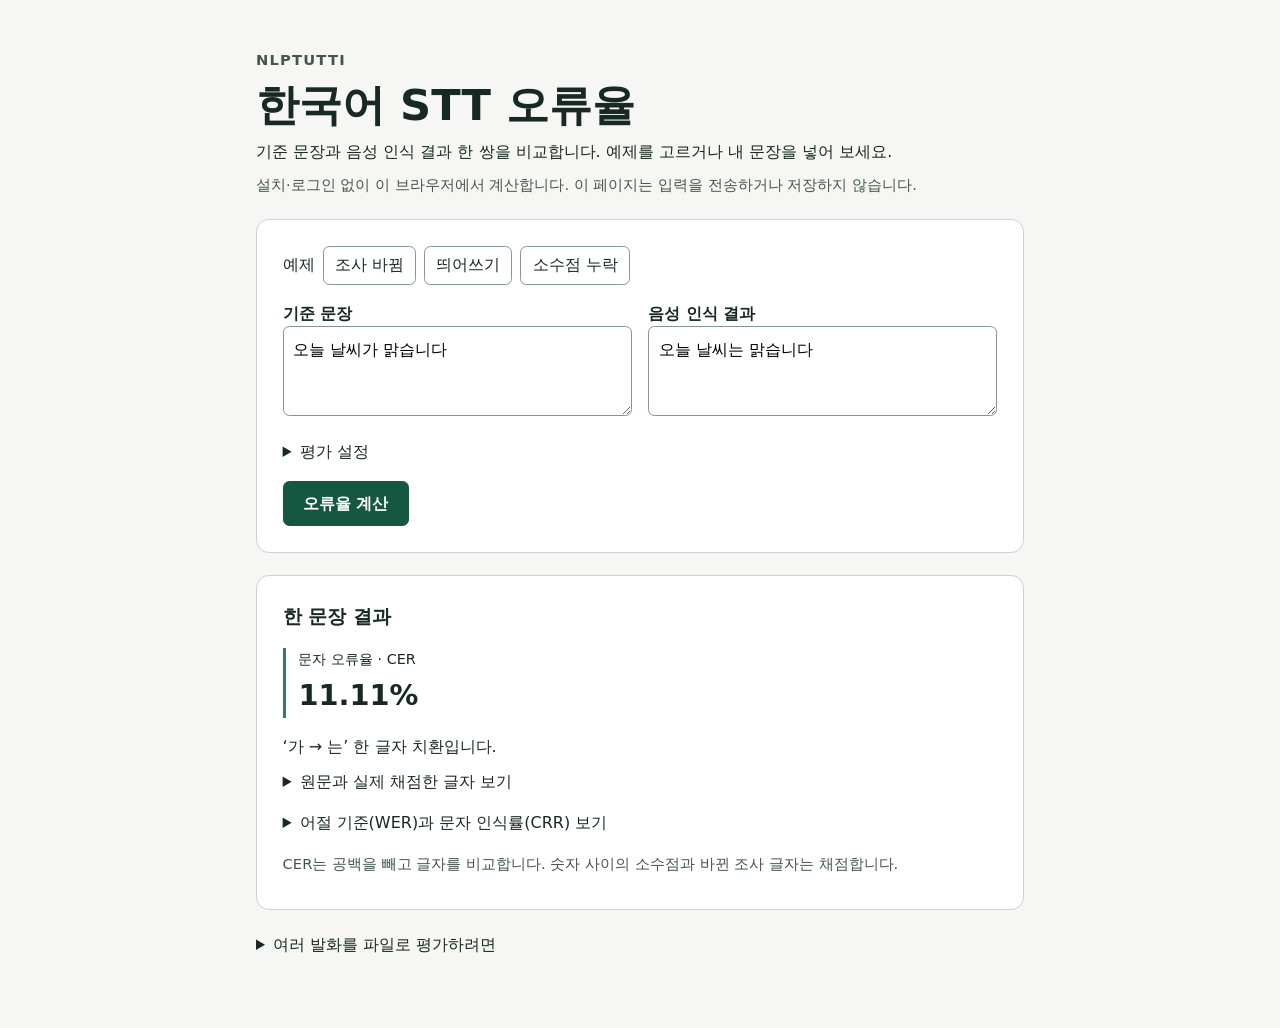
<file: docs/nlptutti/calculator.html>
<!doctype html>
<html lang="ko">
<meta charset="utf-8">
<meta name="viewport" content="width=device-width, initial-scale=1">
<meta http-equiv="Content-Security-Policy" content="default-src 'none'; script-src 'unsafe-inline'; style-src 'unsafe-inline'; form-action 'none'; base-uri 'none'">
<title>Nlptutti · 한국어 STT 오류율</title>
<style>
  * { box-sizing: border-box }
  html { background: #f6f7f4; color: #182822; font: 16px/1.6 system-ui, sans-serif }
  body { max-width: 54rem; margin: auto; padding: clamp(1rem, 4vw, 3rem) }
  header, section, footer { margin-bottom: 1.4rem }
  h1, h2, p { margin: 0 0 .5rem }
  h1 { font-size: clamp(1.8rem, 5vw, 2.7rem); line-height: 1.2 }
  h2 { font-size: 1.2rem }
  .brand, .caption { color: #42574d; font-size: .92rem }
  .brand { font-weight: 700; letter-spacing: .08em }
  .sheet { background: white; border: 1px solid #cbd4cb; border-radius: .8rem; padding: clamp(1rem, 3vw, 1.6rem) }
  .pair, .scores { display: grid; gap: 1rem; margin: 1rem 0 }
  .pair { grid-template-columns: repeat(auto-fit, minmax(min(100%, 17rem), 1fr)) }
  .scores { grid-template-columns: repeat(auto-fit, minmax(min(100%, 8rem), 1fr)) }
  .scores div { border-left: 3px solid #3b7863; padding-left: .8rem }
  .scores dt { font-size: .9rem }
  .scores dd { font-size: 1.8rem; font-weight: 650; font-variant-numeric: tabular-nums; margin: 0 }
  textarea, button, select { font: inherit }
  textarea { resize: vertical; width: 100%; min-height: 5.6rem; padding: .6rem; border: 1px solid #82988a; border-radius: .4rem }
  label span { display: block; font-weight: 600 }
  button, select { border: 1px solid #849a8c; background: white; color: inherit; border-radius: .4rem; padding: .36rem .7rem }
  button, summary { cursor: pointer }
  button:hover { background: #e8f0eb }
  .primary { background: #155741; border-color: #155741; color: white; padding: .55rem 1.2rem; font-weight: 650 }
  .primary:hover { background: #114735 }
  :focus-visible { outline: 3px solid #0066b5; outline-offset: 2px }
  .examples, .settings { display: flex; flex-wrap: wrap; gap: .5rem; align-items: center }
  details { margin: .6rem 0 1rem }
  details p, .settings { margin-top: .5rem }
  code { overflow-wrap: anywhere }
  .strings { display: grid; grid-template-columns: auto 1fr; gap: .2rem .8rem; margin: .5rem 0 }
  .strings dd { margin: 0; min-width: 0; overflow-wrap: anywhere }
</style>
<main>
  <header>
    <p class="brand">NLPTUTTI</p>
    <h1>한국어 STT 오류율</h1>
    <p>기준 문장과 음성 인식 결과 한 쌍을 비교합니다. 예제를 고르거나 내 문장을 넣어 보세요.</p>
    <p class="caption">설치·로그인 없이 이 브라우저에서 계산합니다. 이 페이지는 입력을 전송하거나 저장하지 않습니다.</p>
  </header>
  <form id="scorer" autocomplete="off">
    <section class="sheet" aria-label="한 문장 평가">
      <div class="examples" aria-label="한국어 예제">
        <span>예제</span>
        <button type="button" data-example="particle">조사 바뀜</button>
        <button type="button" data-example="spacing">띄어쓰기</button>
        <button type="button" data-example="decimal">소수점 누락</button>
      </div>
      <div class="pair">
        <label><span>기준 문장</span><textarea id="ref" spellcheck="false">오늘 날씨가 맑습니다</textarea></label>
        <label><span>음성 인식 결과</span><textarea id="hyp" spellcheck="false">오늘 날씨는 맑습니다</textarea></label>
      </div>
      <details>
        <summary>평가 설정</summary>
        <div class="settings">
          <label>분모 <select id="mode"><option>normalized</option><option>standard</option></select></label>
          <label>Unicode <select id="norm"><option value="">원문</option><option>NFC</option><option>NFD</option><option>NFKC</option><option>NFKD</option></select></label>
          <label><input id="keep" type="checkbox"> 문장부호 모두 유지</label>
        </div>
        <p class="caption">기본 분모는 기준 길이 + 삽입 수입니다. standard는 기준 길이만 사용하므로 오류율이 100%를 넘을 수 있습니다. 기본 문장부호 처리에서도 숫자 사이의 점은 보존합니다.</p>
      </details>
      <button class="primary" type="submit">오류율 계산</button>
    </section>
  </form>
  <section class="sheet" aria-live="polite" aria-atomic="true" aria-label="계산 결과">
    <h2>한 문장 결과</h2>
    <div id="result" hidden>
      <dl class="scores">
        <div><dt>문자 오류율 · CER</dt><dd id="cer"></dd></div>
      </dl>
      <p id="reason"></p>
      <details>
        <summary>원문과 실제 채점한 글자 보기</summary>
        <p class="caption">원문에서 ␠는 공백, ⇥는 탭, ↵는 줄바꿈입니다.</p>
        <dl class="strings">
          <dt>기준 원문</dt><dd><code id="original-ref"></code></dd>
          <dt>인식 원문</dt><dd><code id="original-hyp"></code></dd>
          <dt>CER 기준</dt><dd><code id="scored-ref"></code></dd>
          <dt>CER 인식</dt><dd><code id="scored-hyp"></code></dd>
        </dl>
        <p id="counts"></p>
      </details>
      <details>
        <summary>어절 기준(WER)과 문자 인식률(CRR) 보기</summary>
        <dl class="scores">
          <div><dt>어절 오류율 · WER</dt><dd id="wer"></dd></div>
          <div><dt>문자 인식률 · CRR</dt><dd id="crr"></dd></div>
        </dl>
        <p class="caption">WER는 공백으로 나눈 어절을 비교합니다. CRR은 1 − CER를 소수 둘째 자리로 반올림한 값입니다.</p>
      </details>
    </div>
    <p id="note" class="caption"></p>
  </section>
  <noscript>계산하려면 JavaScript를 켜거나 아래의 로컬 CLI를 사용하세요.</noscript>
  <footer>
    <details>
      <summary>여러 발화를 파일로 평가하려면</summary>
      <p><code>python -m pip install nlptutti==0.0.0.25</code>로 설치한 뒤
        <code>nlptutti score ref.txt hyp.txt</code>를 실행하세요. 같은 줄 번호끼리 평가합니다.
        이 화면은 한 쌍만 계산하며, 모델의 우열이나 금액·이름의 의미를 판정하지 않습니다.</p>
    </details>
  </footer>
</main>
<script id="score-kernel">
"use strict";
function scorePair(reference, hypothesis, mode = "normalized", keep = false, normalization = "") {
  function preprocess(text) {
    if (Array.from(text).length > 2000) throw new RangeError("한 문장당 2,000자까지 계산합니다. 긴 발화는 파일 평가를 사용하세요.");
    const chars = Array.from(normalization ? text.normalize(normalization) : text);
    const digit = /^\p{Nd}$/u;
    return chars.filter((c, i) => keep || !/\p{P}/u.test(c) ||
      (c === "." && i > 0 && i + 1 < chars.length && digit.test(chars[i-1]) && digit.test(chars[i+1]))).join("");
  }
  function measure(ref, hyp) {
    if (ref.length * hyp.length > 4000000) throw new RangeError("정규화한 문장이 너무 깁니다. 파일 평가를 사용하세요.");
    // Mirror levenshtein(hyp, ref): diagonal, removal from hyp, addition to hyp.
    // Tracking the insertion count on that path determines S and D from the two lengths.
    let prev = Int32Array.from({length: ref.length + 1}, (_, j) => j);
    let curr = new Int32Array(prev.length);
    let prevIns = new Int32Array(prev.length), currIns = new Int32Array(prev.length);
    for (let i = 1; i <= hyp.length; i++) {
      curr[0] = currIns[0] = i;
      for (let j = 1; j < prev.length; j++) {
        const diag = prev[j-1] + Number(hyp[i-1] !== ref[j-1]);
        const up = prev[j] + 1, left = curr[j-1] + 1;
        curr[j] = Math.min(diag, up, left);
        currIns[j] = curr[j] === diag ? prevIns[j-1] : curr[j] === up ? prevIns[j] + 1 : currIns[j-1];
      }
      [prev, curr] = [curr, prev];
      [prevIns, currIns] = [currIns, prevIns];
    }
    const edits = prev[ref.length], insertions = prevIns[ref.length];
    const deletions = ref.length - hyp.length + insertions;
    const denominator = ref.length + (mode === "standard" ? 0 : insertions);
    return {rate: denominator ? edits / denominator : insertions,
            substitutions: edits - deletions - insertions, deletions, insertions};
  }
  const a = preprocess(reference), b = preprocess(hypothesis);
  // jiwer CER removes string.whitespace; Python str.split() recognizes more for WER.
  const chars = s => Array.from(s.replace(/[ \t\n\r\v\f]/g, ""));
  const words = s => s.split(/[\p{White_Space}\u001c-\u001f]+/u).filter(Boolean);
  const refChars = chars(a), hypChars = chars(b);
  const cer = measure(refChars, hypChars), wer = measure(words(a), words(b));
  const recognition = 1 - cer.rate;
  // An exactly representable half-cent is an odd multiple of 1/8. Python rounds ties to even.
  const crr = Math.abs((recognition * 8) % 2) === 1
    ? Math.round(recognition * 50) / 50 : Number(recognition.toFixed(2));
  return {cer, wer, crr, refChars, hypChars};
}
function describe(reference, hypothesis, {cer, refChars, hypChars}) {
  const errors = cer.substitutions + cer.deletions + cer.insertions;
  if (!errors) {
    const same = refChars.length ? `채점한 ${refChars.length}글자가 모두 일치합니다.` : "채점할 글자가 없습니다.";
    const noSpaces = s => s.replace(/[ \t\n\r\v\f]/g, "");
    if (reference === hypothesis || noSpaces(reference) !== noSpaces(hypothesis)) return same;
    // A run of whitespace is one location between the same two non-space characters.
    const gaps = s => s.split(/[^ \t\n\r\v\f]/u);
    const left = gaps(reference), right = gaps(hypothesis);
    const differences = left.filter((gap, i) => gap !== right[i]).length;
    return `${same} 공백 차이 ${differences}곳은 CER에서 제외합니다.`;
  }
  if (errors === 1) {
    let i = 0;
    while (i < refChars.length && i < hypChars.length && refChars[i] === hypChars[i]) i++;
    if (cer.substitutions) return `‘${refChars[i]} → ${hypChars[i]}’ 한 글자 치환입니다.`;
    if (cer.deletions) return `기준 문장의 ‘${refChars[i]}’ 한 글자가 빠졌습니다.`;
    return `인식 결과에 ‘${hypChars[i]}’ 한 글자가 더 있습니다.`;
  }
  return `문자 편집 ${errors}회: 치환 ${cer.substitutions} · 삭제 ${cer.deletions} · 삽입 ${cer.insertions}`;
}
</script>
<script>
"use strict";
const byId = id => document.getElementById(id);
function calculate() {
  try {
    const ref = byId("ref").value, hyp = byId("hyp").value;
    const scores = scorePair(ref, hyp, byId("mode").value, byId("keep").checked, byId("norm").value);
    const percent = new Intl.NumberFormat("ko-KR", {style: "percent", maximumFractionDigits: 2});
    byId("cer").textContent = percent.format(scores.cer.rate);
    byId("wer").textContent = percent.format(scores.wer.rate);
    byId("crr").textContent = percent.format(scores.crr);
    byId("reason").textContent = describe(ref, hyp, scores);
    const visible = s => s.replace(/ /g, "␠").replace(/\t/g, "⇥").replace(/\r\n|[\r\n]/g, "↵");
    byId("original-ref").textContent = visible(ref) || "(비어 있음)";
    byId("original-hyp").textContent = visible(hyp) || "(비어 있음)";
    byId("scored-ref").textContent = scores.refChars.join("") || "(비어 있음)";
    byId("scored-hyp").textContent = scores.hypChars.join("") || "(비어 있음)";
    const {substitutions, deletions, insertions} = scores.cer;
    byId("counts").textContent = `문자 편집: 치환 ${substitutions} · 삭제 ${deletions} · 삽입 ${insertions}`;
    byId("note").textContent = "CER는 공백을 빼고 글자를 비교합니다. 숫자 사이의 소수점과 바뀐 조사 글자는 채점합니다.";
    byId("result").hidden = false;
  } catch (error) {
    byId("result").hidden = true;
    byId("note").textContent = "계산할 수 없습니다: " + error.message;
  }
}
byId("scorer").addEventListener("submit", e => { e.preventDefault(); calculate(); });
byId("scorer").addEventListener("input", () => {
  byId("result").hidden = true;
  byId("note").textContent = "입력이나 설정이 바뀌었습니다. 오류율 계산을 눌러 주세요.";
});
const examples = {
  particle: ["오늘 날씨가 맑습니다", "오늘 날씨는 맑습니다"],
  spacing: ["부산 바다", "부산바다"],
  decimal: ["3.5만 원", "35만 원"]
};
for (const button of document.querySelectorAll("[data-example]")) {
  button.addEventListener("click", () => {
    [byId("ref").value, byId("hyp").value] = examples[button.dataset.example];
    calculate();
  });
}
calculate();
</script>
</html>
</file>
<file: docs/styles.css>
:root {
  --background: #f9f8f3;
  --surface: #ffffff;
  --surface-soft: #f2f7ed;
  --text: #131210;
  --muted: #565052;
  --border: rgba(19, 18, 16, 0.12);
  --border-strong: rgba(19, 18, 16, 0.22);
  --accent-green: #109e60;
  --accent-light-green: #d7fdce;
  --accent-yellow: #ffc300;
  --accent-magenta: #cc1757;
  --chart-blue: #2f7fb7;
  --chart-green: #2e7d32;
  --chart-orange: #f08a24;
  --chart-red: #c62828;
  --shadow: 0 18px 60px rgba(19, 18, 16, 0.08);
}

* {
  box-sizing: border-box;
}

html {
  width: 100%;
  max-width: 100%;
  overflow-x: clip;
  scroll-behavior: smooth;
}

body {
  margin: 0;
  width: 100%;
  max-width: 100%;
  overflow-x: clip;
  background: var(--background);
  color: var(--text);
  font-family: Inter, ui-sans-serif, system-ui, -apple-system, BlinkMacSystemFont, "Segoe UI", sans-serif;
  font-size: 17px;
  line-height: 1.65;
}

a {
  color: inherit;
  text-decoration: none;
}

code {
  border: 1px solid var(--border);
  border-radius: 6px;
  background: rgba(255, 255, 255, 0.72);
  padding: 0.08rem 0.28rem;
  font-size: 0.9em;
  overflow-wrap: anywhere;
  word-break: break-word;
}

pre {
  overflow-x: auto;
  border: 1px solid var(--border);
  border-radius: 8px;
  background: #11130f;
  color: #f4f4ed;
  padding: 18px;
  font-size: 14px;
}

pre code {
  border: 0;
  background: transparent;
  padding: 0;
  color: inherit;
}

.topbar {
  position: sticky;
  top: 0;
  z-index: 30;
  display: flex;
  align-items: center;
  justify-content: space-between;
  min-height: 64px;
  border-bottom: 1px solid var(--border);
  background: rgba(249, 248, 243, 0.92);
  padding: 0 28px;
  backdrop-filter: blur(18px);
}

.brand,
.topnav {
  display: flex;
  align-items: center;
  gap: 12px;
}

.brand {
  font-weight: 750;
}

.brand-mark {
  display: inline-grid;
  place-items: center;
  width: 34px;
  height: 34px;
  border: 1px solid var(--border-strong);
  border-radius: 8px;
  background: var(--accent-light-green);
  color: #0d4c32;
  font-size: 13px;
}

.topnav a {
  border-radius: 8px;
  color: var(--muted);
  padding: 7px 10px;
  font-size: 14px;
  font-weight: 650;
}

.topnav a:hover,
.topnav a:focus-visible {
  background: var(--surface);
  color: var(--text);
  outline: none;
}

.topnav .lang-link {
  border: 1px solid rgba(16, 158, 96, 0.26);
  background: rgba(215, 253, 206, 0.72);
  color: #0b5d38;
}

.shell {
  display: grid;
  grid-template-columns: minmax(180px, 220px) minmax(0, 820px) minmax(180px, 240px);
  gap: 34px;
  width: min(100%, 1320px);
  margin: 0 auto;
  padding: 34px 28px 96px;
}

.left-nav,
.right-rail {
  position: sticky;
  top: 90px;
  align-self: start;
}

.left-nav,
.rail-box {
  display: flex;
  flex-direction: column;
  gap: 4px;
}

.nav-label {
  margin-bottom: 8px;
  color: var(--muted);
  font-size: 12px;
  font-weight: 780;
  text-transform: uppercase;
}

.left-nav a,
.right-rail a {
  border-radius: 8px;
  color: var(--muted);
  padding: 7px 9px;
  font-size: 14px;
}

.left-nav a:hover,
.right-rail a:hover,
.left-nav a:focus-visible,
.right-rail a:focus-visible {
  background: var(--surface);
  color: var(--text);
  outline: none;
}

.right-rail {
  display: grid;
  gap: 18px;
}

.rail-box {
  border: 1px solid var(--border);
  border-radius: 8px;
  background: rgba(255, 255, 255, 0.56);
  padding: 14px;
}

.rail-box p {
  margin: 4px 0;
  color: var(--muted);
  font-size: 13px;
  line-height: 1.45;
}

.content {
  min-width: 0;
}

.hero {
  padding: 34px 0 74px;
}

.kicker {
  display: inline-flex;
  align-items: center;
  min-height: 26px;
  border: 1px solid rgba(16, 158, 96, 0.22);
  border-radius: 8px;
  background: var(--accent-light-green);
  color: #0b5d38;
  padding: 2px 9px;
  font-size: 12px;
  font-weight: 780;
  text-transform: uppercase;
}

h1,
h2,
h3 {
  margin: 0;
  line-height: 1.08;
  letter-spacing: 0;
  overflow-wrap: anywhere;
}

h1 {
  max-width: 790px;
  margin-top: 22px;
  font-size: clamp(36px, 6vw, 64px);
}

h2 {
  font-size: clamp(28px, 4vw, 40px);
}

h3 {
  font-size: 20px;
}

.lead {
  max-width: 780px;
  margin: 24px 0 0;
  color: #302d29;
  font-size: 19px;
  overflow-wrap: anywhere;
}

.notice {
  margin-top: 28px;
  border-left: 4px solid var(--accent-magenta);
  border-radius: 8px;
  background: var(--surface);
  box-shadow: var(--shadow);
  padding: 18px 20px;
  color: #31292c;
  overflow-wrap: anywhere;
}

.metric-strip {
  display: grid;
  grid-template-columns: repeat(3, minmax(0, 1fr));
  gap: 12px;
  margin-top: 18px;
}

.metric-strip > div,
.summary-cell {
  border: 1px solid var(--border);
  border-radius: 8px;
  background: var(--surface);
  padding: 16px;
}

.metric-value,
.summary-cell strong {
  display: block;
  color: var(--text);
  font-size: 30px;
  font-weight: 780;
  line-height: 1.15;
}

.metric-label,
.summary-label {
  display: block;
  margin-top: 6px;
  color: var(--muted);
  font-size: 13px;
  line-height: 1.35;
}

.section {
  border-top: 1px solid var(--border);
  padding: 82px 0;
}

.section-head {
  display: grid;
  grid-template-columns: minmax(0, 0.8fr) minmax(0, 1fr);
  gap: 28px;
  align-items: end;
  margin-bottom: 28px;
}

.section-head > * {
  min-width: 0;
}

.section-head h2 {
  margin-top: 14px;
}

.section-head p {
  margin: 0;
  color: var(--muted);
}

.article-prose {
  display: grid;
  gap: 18px;
  color: #302d29;
  font-size: 17px;
}

.article-prose p {
  margin: 0;
}

.article-prose h3 {
  margin-top: 18px;
  font-size: 22px;
}

.article-prose a {
  border-bottom: 1px solid rgba(16, 158, 96, 0.45);
  color: #0b5d38;
  font-weight: 680;
}

.essay-lead {
  border-left: 4px solid var(--accent-green);
  background: rgba(255, 255, 255, 0.58);
  padding: 16px 18px;
  font-size: 19px;
}

.article-links {
  display: flex;
  flex-wrap: wrap;
  gap: 10px 14px;
  align-items: center;
  color: var(--muted);
  font-size: 15px;
}

.explorer {
  border: 1px solid var(--border-strong);
  border-radius: 8px;
  background: var(--surface);
  box-shadow: var(--shadow);
  padding: 20px;
}

.controls {
  display: grid;
  grid-template-columns: 1.2fr 1fr 1fr 1.1fr;
  gap: 14px;
  align-items: end;
  padding-bottom: 18px;
}

fieldset {
  min-width: 0;
  border: 0;
  margin: 0;
  padding: 0;
}

legend {
  margin-bottom: 7px;
  color: var(--muted);
  font-size: 12px;
  font-weight: 780;
  text-transform: uppercase;
}

select,
button,
input {
  font: inherit;
}

select {
  width: 100%;
  height: 40px;
  border: 1px solid var(--border-strong);
  border-radius: 8px;
  background: var(--surface);
  color: var(--text);
  padding: 0 10px;
}

.segmented {
  display: grid;
  grid-template-columns: 1fr 1fr;
  border: 1px solid var(--border-strong);
  border-radius: 8px;
  background: var(--background);
  padding: 3px;
}

.segmented button {
  min-height: 34px;
  border: 0;
  border-radius: 6px;
  background: transparent;
  color: var(--muted);
  cursor: pointer;
  font-size: 14px;
  font-weight: 720;
}

.segmented button.is-active {
  background: var(--text);
  color: var(--surface);
}

.slider-row {
  display: grid;
  grid-template-columns: minmax(0, 1fr) 48px;
  gap: 10px;
  align-items: center;
  min-height: 40px;
}

input[type="range"] {
  width: 100%;
  accent-color: var(--accent-green);
}

output {
  color: var(--text);
  font-weight: 760;
  text-align: right;
}

.chart-panel {
  position: relative;
  border-top: 1px solid var(--border);
  padding-top: 18px;
}

.chart-title-row {
  display: flex;
  align-items: start;
  justify-content: space-between;
  gap: 20px;
  margin-bottom: 14px;
}

.chart-title-row p {
  margin: 6px 0 0;
  color: var(--muted);
  font-size: 14px;
}

.legend {
  display: flex;
  flex-wrap: wrap;
  gap: 10px;
  justify-content: flex-end;
  color: var(--muted);
  font-size: 13px;
}

.legend span {
  display: inline-flex;
  align-items: center;
  gap: 6px;
}

.swatch {
  display: inline-block;
  width: 10px;
  height: 10px;
  border-radius: 2px;
}

.swatch.pass {
  background: var(--chart-green);
}

.swatch.fail {
  background: var(--chart-red);
}

.chart-wrap {
  width: 100%;
  min-height: 330px;
}

#rate-chart {
  display: block;
  width: 100%;
  min-height: 330px;
}

.bar-label,
.axis-label,
.value-label {
  fill: var(--text);
  font-size: 12px;
}

.selected-row .bar-label {
  font-weight: 800;
}

.pass-value,
.fail-value {
  fill: #ffffff;
  font-size: 11px;
  font-weight: 760;
  pointer-events: none;
}

.selected-outline {
  stroke: rgba(19, 18, 16, 0.72);
  stroke-width: 2;
  pointer-events: none;
}

.bar-hitbox {
  cursor: pointer;
}

.axis-label {
  fill: var(--muted);
}

.grid-line {
  stroke: rgba(19, 18, 16, 0.12);
  shape-rendering: crispEdges;
}

.summary-grid {
  display: grid;
  grid-template-columns: repeat(4, minmax(0, 1fr));
  gap: 12px;
  margin-top: 18px;
}

.summary-cell strong {
  font-size: 23px;
}

.tooltip {
  position: absolute;
  z-index: 5;
  max-width: 240px;
  border: 1px solid var(--border-strong);
  border-radius: 8px;
  background: rgba(255, 255, 255, 0.96);
  box-shadow: var(--shadow);
  padding: 10px 12px;
  color: var(--text);
  font-size: 13px;
  line-height: 1.4;
  pointer-events: none;
}

.figure {
  margin: 28px 0;
}

.explain-grid {
  display: grid;
  grid-template-columns: repeat(2, minmax(0, 1fr));
  gap: 14px;
}

.explain-item {
  border: 1px solid var(--border);
  border-radius: 8px;
  background: var(--surface);
  padding: 16px;
}

.explain-item strong {
  display: block;
  margin-bottom: 8px;
  color: var(--text);
  font-size: 16px;
}

.explain-item p {
  margin: 8px 0 0;
  color: #302d29;
  font-size: 14px;
  line-height: 1.55;
}

.explain-item pre {
  margin: 10px 0 0;
  padding: 12px;
  font-size: 12px;
  line-height: 1.45;
}

.body-note {
  margin: 14px 0 0;
  color: var(--muted);
  font-size: 15px;
}

.story-note {
  border-left: 4px solid var(--accent-green);
  border-radius: 8px;
  background: rgba(255, 255, 255, 0.64);
  padding: 14px 16px;
  color: #302d29;
}

.data-table {
  width: 100%;
  border-collapse: collapse;
  border: 1px solid var(--border);
  border-radius: 8px;
  background: var(--surface);
  overflow: hidden;
  font-size: 14px;
}

.data-table th,
.data-table td {
  border-bottom: 1px solid var(--border);
  padding: 12px 14px;
  text-align: left;
  vertical-align: top;
}

.data-table th {
  background: var(--surface-soft);
  color: #302d29;
  font-size: 12px;
  font-weight: 780;
  text-transform: uppercase;
}

.data-table td:first-child {
  font-weight: 740;
}

.data-table tr:last-child td {
  border-bottom: 0;
}

.figure img {
  display: block;
  width: 100%;
  height: auto;
  border: 1px solid var(--border);
  border-radius: 8px;
  background: var(--surface);
}

.figure figcaption {
  margin-top: 9px;
  color: var(--muted);
  font-size: 13px;
}

.check-list,
.limit-list,
.lesson-list {
  margin: 22px 0 0;
  padding: 0;
}

.check-list {
  list-style: none;
}

.check-list li,
.limit-list p,
.lesson-list p {
  border-top: 1px solid var(--border);
  margin: 0;
  padding: 12px 0;
  color: #302d29;
}

.lesson-list strong {
  color: var(--text);
}

.check-list li::before {
  content: "";
  display: inline-block;
  width: 8px;
  height: 8px;
  margin-right: 9px;
  border-radius: 2px;
  background: var(--accent-green);
}

.manual-page .hero {
  padding-bottom: 58px;
}

.manual-page .hero,
.manual-page .section {
  scroll-margin-top: 96px;
}

.manual-page h1 {
  font-size: 50px;
}

.manual-title-line {
  display: block;
  white-space: nowrap;
}

.manual-page .section-head h2 .api-name {
  font-size: clamp(23px, 2.6vw, 28px);
}

.manual-page .section {
  padding: 66px 0;
}

.manual-page .section-head {
  align-items: start;
}

.manual-page .article-prose {
  gap: 16px;
}

.manual-page .article-prose pre {
  margin: 2px 0 8px;
}

.formula-grid,
.function-grid {
  display: grid;
  grid-template-columns: repeat(2, minmax(0, 1fr));
  gap: 14px;
}

.formula-panel,
.function-item {
  min-width: 0;
  border: 1px solid var(--border);
  border-radius: 8px;
  background: var(--surface);
  padding: 18px;
}

.formula-panel h3,
.function-item h3 {
  margin-bottom: 10px;
}

.formula-panel p,
.function-item p {
  margin: 8px 0 0;
  color: var(--muted);
  font-size: 14px;
}

.formula {
  display: block;
  margin: 14px 0 0;
  border: 1px solid var(--border);
  border-radius: 6px;
  background: var(--surface-soft);
  padding: 12px;
  color: #183c2e;
  font-family: ui-monospace, SFMono-Regular, Menlo, Monaco, Consolas, monospace;
  font-size: 14px;
  font-weight: 720;
  overflow-wrap: anywhere;
}

.api-name {
  color: #0b5d38;
  font-family: ui-monospace, SFMono-Regular, Menlo, Monaco, Consolas, monospace;
  font-size: 15px;
  font-weight: 760;
}

.result-line {
  border-left: 4px solid var(--accent-green);
  border-radius: 6px;
  background: rgba(255, 255, 255, 0.68);
  padding: 12px 14px;
  color: #302d29;
  font-size: 14px;
}

.manual-list {
  margin: 0;
  padding-left: 22px;
  color: #302d29;
}

.manual-list li + li {
  margin-top: 8px;
}

.manual-links {
  display: flex;
  flex-wrap: wrap;
  gap: 10px;
  margin-top: 22px;
}

.manual-links a {
  border: 1px solid var(--border-strong);
  border-radius: 8px;
  background: var(--surface);
  padding: 9px 12px;
  color: #0b5d38;
  font-size: 14px;
  font-weight: 720;
}

.manual-links a:hover,
.manual-links a:focus-visible {
  border-color: rgba(16, 158, 96, 0.55);
  outline: none;
}

@media (max-width: 1120px) {
  .shell {
    grid-template-columns: minmax(0, 1fr);
    width: min(100%, 900px);
  }

  .left-nav,
  .right-rail {
    display: none;
  }
}

@media (max-width: 760px) {
  body {
    font-size: 16px;
  }

  .topbar {
    align-items: flex-start;
    justify-content: flex-start;
    gap: 10px;
    width: 100%;
    max-width: 100%;
    overflow: hidden;
    padding: 10px 12px;
  }

  .brand {
    flex: 0 0 auto;
    min-width: 0;
  }

  .brand span:not(.brand-mark) {
    font-size: 14px;
  }

  .topnav {
    flex: 1 1 0;
    flex-wrap: wrap;
    gap: 2px;
    min-width: 0;
    max-width: 100%;
    overflow: visible;
  }

  .topnav a {
    padding: 4px 6px;
    font-size: 12px;
    white-space: nowrap;
  }

  .shell {
    width: 100%;
    max-width: 100%;
    margin: 0;
    overflow-x: clip;
    padding: 24px 16px 72px;
  }

  .content,
  .hero,
  .section,
  .lead,
  .notice,
  .metric-strip,
  .explorer,
  .chart-panel,
  .chart-wrap,
  .summary-grid,
  .controls,
  .explain-grid,
  .explain-item,
  .figure,
  .article-prose,
  .essay-lead,
  .data-table {
    min-width: 0;
    max-width: 100%;
  }

  .hero {
    padding-top: 18px;
  }

  .lead {
    font-size: 17px;
  }

  h1 {
    font-size: clamp(28px, 8.2vw, 34px);
    max-width: 100%;
    overflow-wrap: anywhere;
    word-break: break-word;
  }

  .manual-page h1 {
    font-size: 32px;
  }

  .manual-title-line {
    white-space: normal;
    word-break: keep-all;
  }

  .lead,
  .notice,
  .article-prose p,
  .section-head p {
    overflow-wrap: anywhere;
    word-break: break-word;
  }

  .segmented button {
    padding: 4px;
    font-size: 13px;
    line-height: 1.2;
    white-space: normal;
  }

  .metric-strip,
  .section-head,
  .controls,
  .summary-grid,
  .explain-grid,
  .formula-grid,
  .function-grid {
    grid-template-columns: 1fr;
  }

  .data-table {
    display: block;
    overflow-x: auto;
    white-space: nowrap;
  }

  .section {
    padding: 62px 0;
  }

  .explorer {
    overflow: hidden;
    padding: 16px;
  }

  .chart-title-row {
    display: block;
  }

  .legend {
    justify-content: flex-start;
    margin-top: 10px;
  }
}

@media (max-width: 520px) {
  .brand span:not(.brand-mark) {
    display: none;
  }
}
</file>
